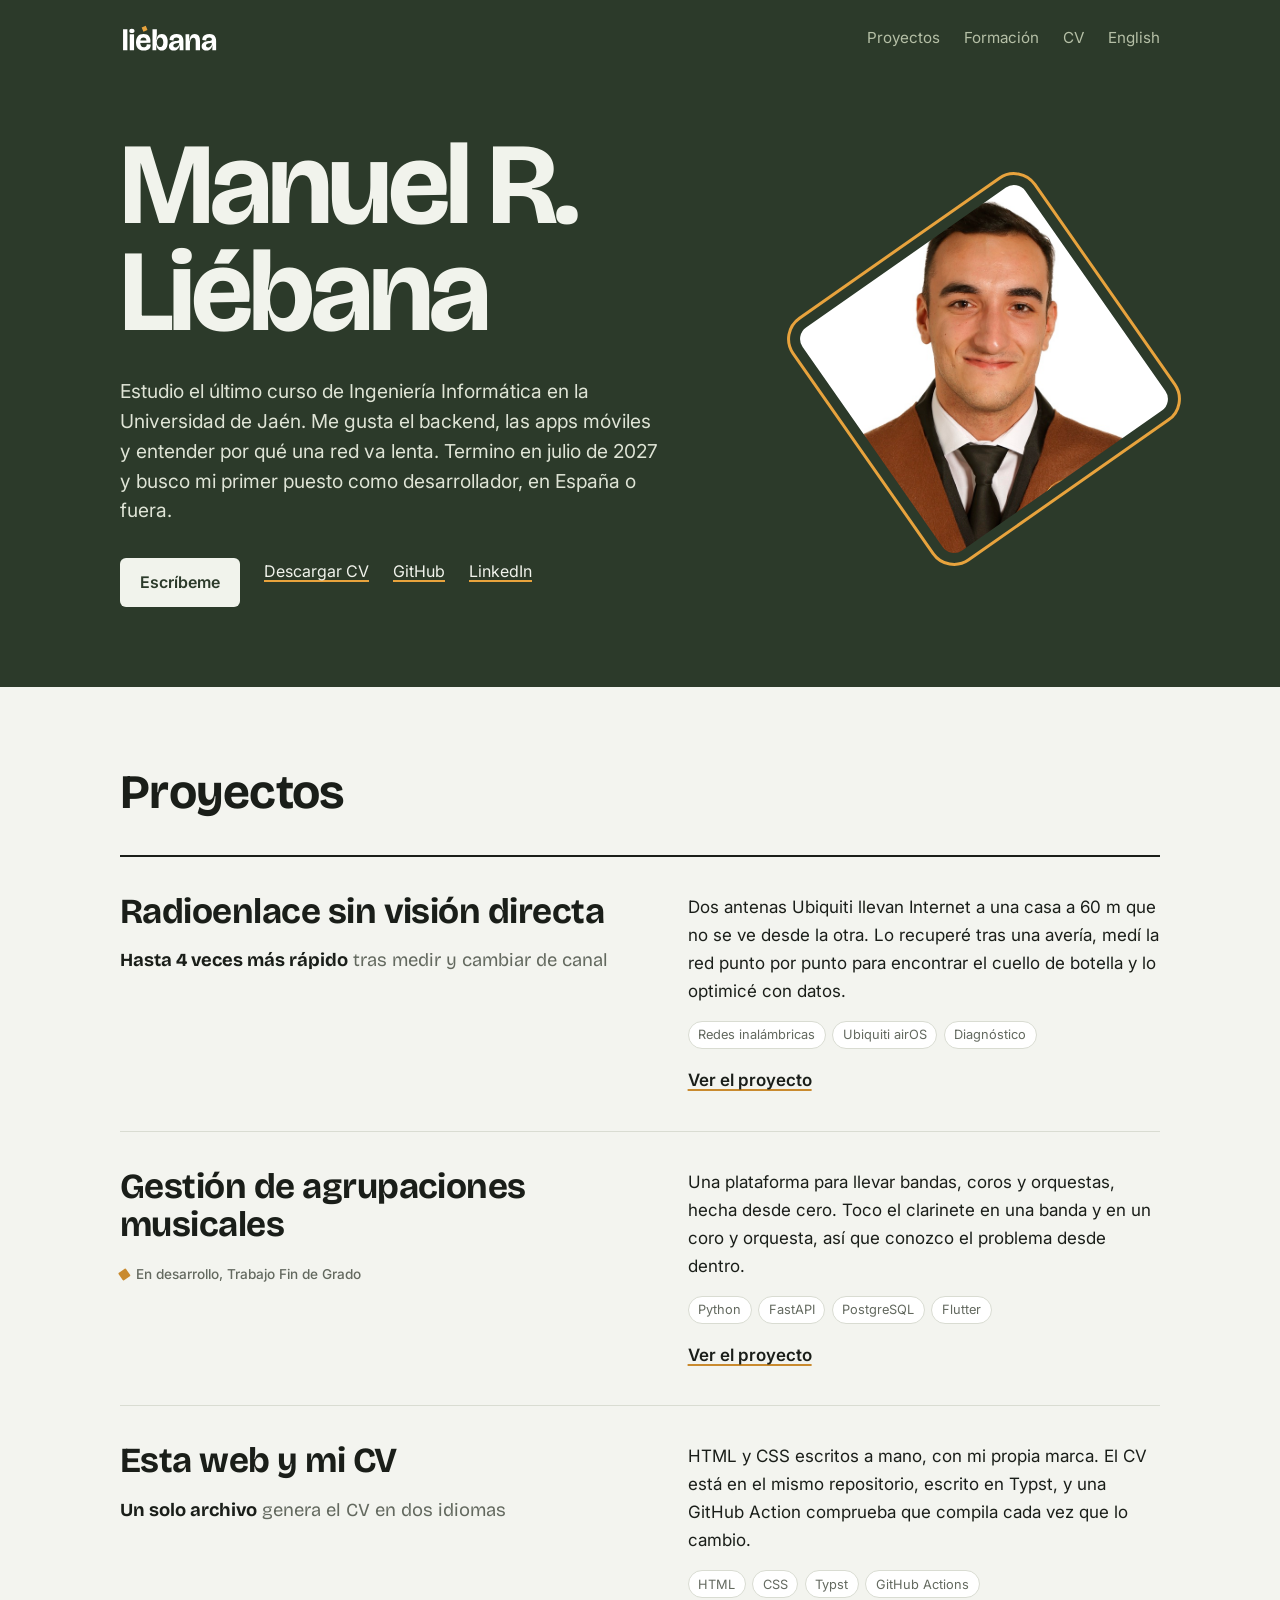
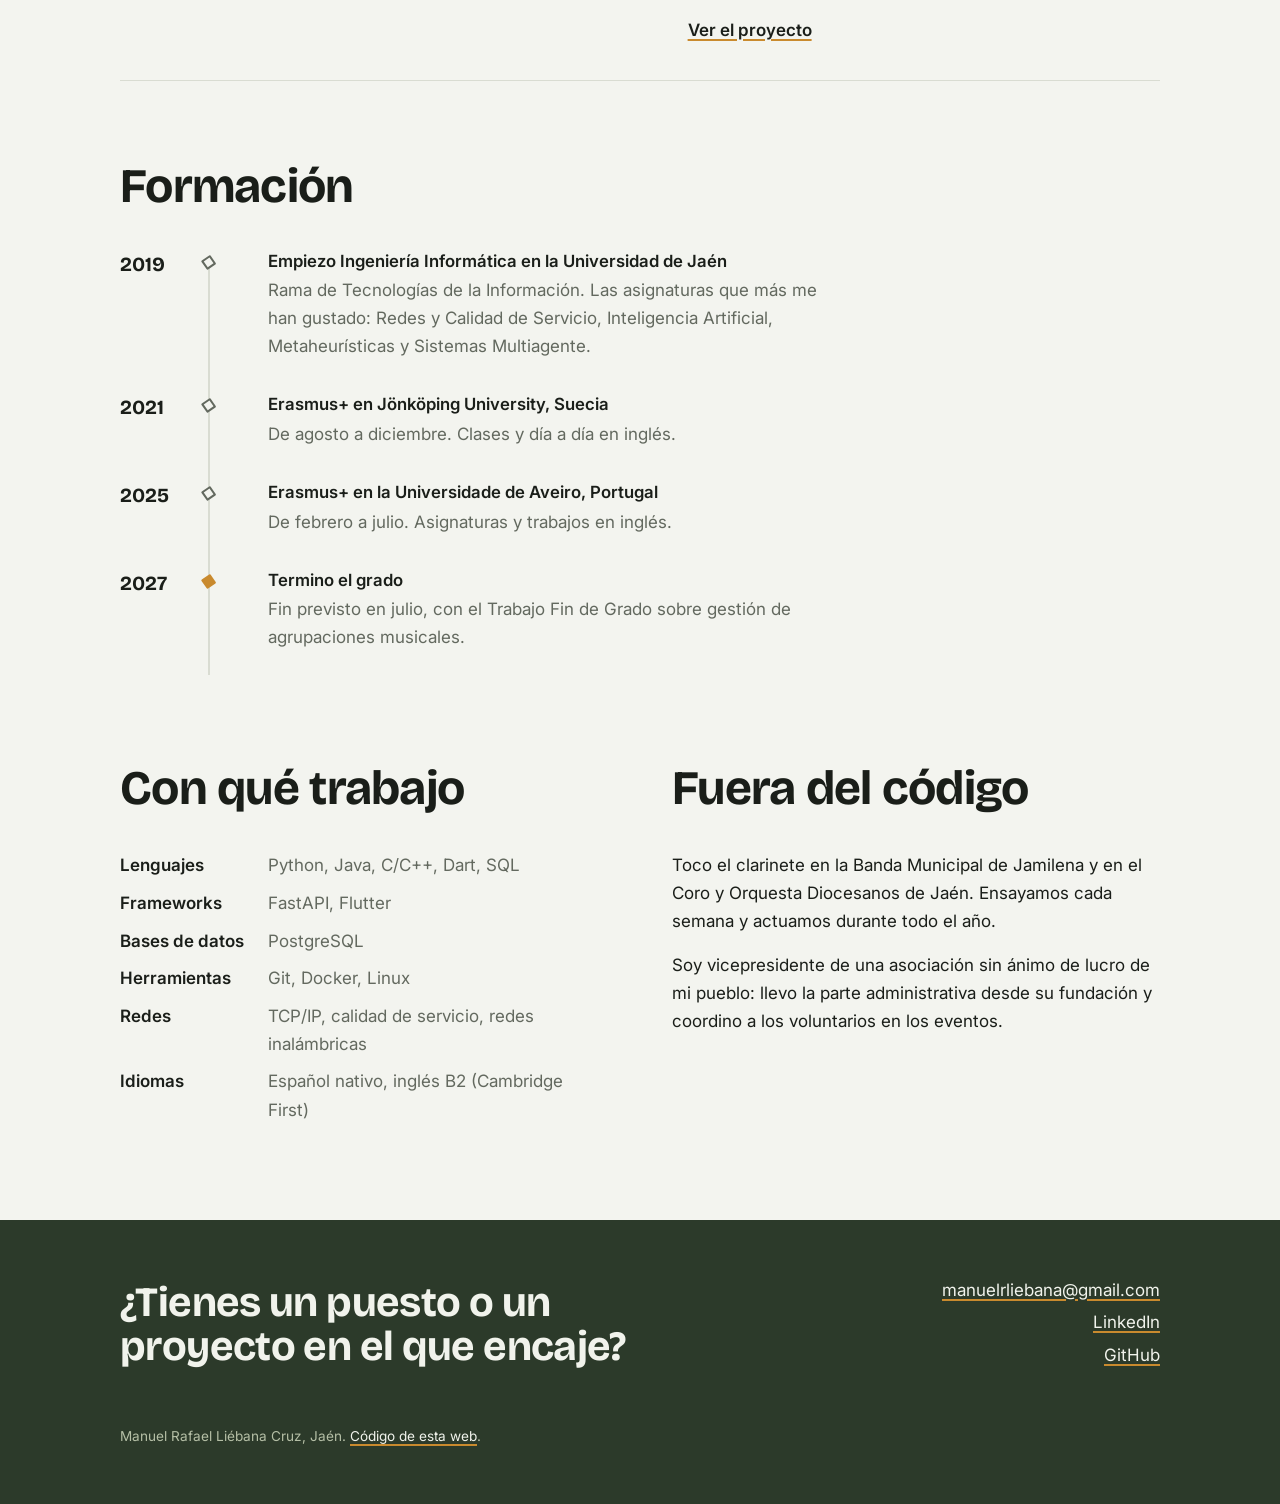
<file: index.html>
<!doctype html>
<html lang="es">
<head>
  <meta charset="utf-8">
  <meta name="viewport" content="width=device-width, initial-scale=1">
  <title>Manuel R. Liébana</title>
  <meta name="description" content="Manuel Rafael Liébana Cruz, estudiante de último curso de Ingeniería Informática en la Universidad de Jaén. Backend, apps móviles y redes.">
  <meta property="og:title" content="Manuel R. Liébana">
  <meta property="og:description" content="Estudiante de último curso de Ingeniería Informática en la Universidad de Jaén. Backend, apps móviles y redes.">
  <meta property="og:type" content="website">
  <meta name="twitter:card" content="summary_large_image">
  <meta property="og:url" content="https://manuelrliebana.github.io/">
  <meta property="og:image" content="https://manuelrliebana.github.io/assets/og-image.png">
  <meta property="og:image:width" content="1200">
  <meta property="og:image:height" content="630">
  <link rel="alternate" hreflang="en" href="https://manuelrliebana.github.io/en/">
  <link rel="icon" href="assets/favicon.ico" sizes="any">
  <link rel="icon" href="assets/favicon.svg" type="image/svg+xml">
  <link rel="apple-touch-icon" href="assets/apple-touch-icon.png">
  <link rel="manifest" href="manifest.webmanifest">
  <meta name="theme-color" content="#2c3a2a">
  <link rel="preconnect" href="https://fonts.googleapis.com">
  <link rel="preconnect" href="https://fonts.gstatic.com" crossorigin>
  <link href="https://fonts.googleapis.com/css2?family=Bricolage+Grotesque:opsz,wght@12..96,600..800&family=Inter:wght@400;500;600&display=swap" rel="stylesheet">
  <link rel="stylesheet" href="assets/style.css">
</head>
<body>
<a class="salto" href="#contenido">Ir al contenido</a>

<header class="oscuro">
  <nav class="nav ancho" aria-label="Principal">
    <a class="logo" href="./" aria-label="Inicio"><img src="assets/logo-oscuro.svg" alt="liebana" width="657" height="185"></a>
    <ul>
      <li><a href="#proyectos">Proyectos</a></li>
      <li><a href="#formacion">Formación</a></li>
      <li><a href="cv/CV_ManuelLiebana_ES.pdf">CV</a></li>
      <li><a href="en/" lang="en" hreflang="en">English</a></li>
    </ul>
  </nav>

  <div class="hero ancho">
    <div>
      <h1><span>Manuel R.</span><span>Liébana</span></h1>
      <p class="lead">
        Estudio el último curso de Ingeniería Informática en la Universidad de Jaén.
        Me gusta el backend, las apps móviles y entender por qué una red va lenta.
        Termino en julio de 2027 y busco mi primer puesto como desarrollador, en España o fuera.
      </p>
      <div class="acciones">
        <a class="boton" href="mailto:manuelrliebana@gmail.com">Escríbeme</a>
        <a href="cv/CV_ManuelLiebana_ES.pdf">Descargar CV</a>
        <a href="https://github.com/manuelrliebana">GitHub</a>
        <a href="https://www.linkedin.com/in/manuelrliebana">LinkedIn</a>
      </div>
    </div>
    <div class="rombo-foto"><img src="assets/foto.jpg" alt="Foto de Manuel" width="860" height="900"></div>
  </div>
</header>

<main id="contenido" class="ancho">

  <section id="proyectos" aria-labelledby="t-proyectos">
    <h2 class="titulo-seccion" id="t-proyectos">Proyectos</h2>
    <ul class="proyectos">

      <li class="proyecto">
        <div>
          <h3><a href="proyectos/enlace-ptp/">Radioenlace sin visión directa</a></h3>
          <p class="dato"><strong>Hasta 4 veces más rápido</strong> tras medir y cambiar de canal</p>
        </div>
        <div>
          <p>Dos antenas Ubiquiti llevan Internet a una casa a 60 m que no se ve desde la otra. Lo recuperé tras una avería, medí la red punto por punto para encontrar el cuello de botella y lo optimicé con datos.</p>
          <ul class="etiquetas"><li>Redes inalámbricas</li><li>Ubiquiti airOS</li><li>Diagnóstico</li></ul>
          <a class="ver" href="proyectos/enlace-ptp/">Ver el proyecto</a>
        </div>
      </li>

      <li class="proyecto">
        <div>
          <h3><a href="proyectos/tfg/">Gestión de agrupaciones musicales</a></h3>
          <p class="dato"><span class="estado">En desarrollo, Trabajo Fin de Grado</span></p>
        </div>
        <div>
          <p>Una plataforma para llevar bandas, coros y orquestas, hecha desde cero. Toco el clarinete en una banda y en un coro y orquesta, así que conozco el problema desde dentro.</p>
          <ul class="etiquetas"><li>Python</li><li>FastAPI</li><li>PostgreSQL</li><li>Flutter</li></ul>
          <a class="ver" href="proyectos/tfg/">Ver el proyecto</a>
        </div>
      </li>

      <li class="proyecto">
        <div>
          <h3><a href="proyectos/esta-web/">Esta web y mi CV</a></h3>
          <p class="dato"><strong>Un solo archivo</strong> genera el CV en dos idiomas</p>
        </div>
        <div>
          <p>HTML y CSS escritos a mano, con mi propia marca. El CV está en el mismo repositorio, escrito en Typst, y una GitHub Action comprueba que compila cada vez que lo cambio.</p>
          <ul class="etiquetas"><li>HTML</li><li>CSS</li><li>Typst</li><li>GitHub Actions</li></ul>
          <a class="ver" href="proyectos/esta-web/">Ver el proyecto</a>
        </div>
      </li>

    </ul>
  </section>

  <section id="formacion" aria-labelledby="t-formacion">
    <h2 class="titulo-seccion" id="t-formacion">Formación</h2>
    <ol class="linea-tiempo">
      <li>
        <span class="anio">2019</span>
        <div>
          <h3>Empiezo Ingeniería Informática en la Universidad de Jaén</h3>
          <p>Rama de Tecnologías de la Información. Las asignaturas que más me han gustado: Redes y Calidad de Servicio, Inteligencia Artificial, Metaheurísticas y Sistemas Multiagente.</p>
        </div>
      </li>
      <li>
        <span class="anio">2021</span>
        <div>
          <h3>Erasmus+ en Jönköping University, Suecia</h3>
          <p>De agosto a diciembre. Clases y día a día en inglés.</p>
        </div>
      </li>
      <li>
        <span class="anio">2025</span>
        <div>
          <h3>Erasmus+ en la Universidade de Aveiro, Portugal</h3>
          <p>De febrero a julio. Asignaturas y trabajos en inglés.</p>
        </div>
      </li>
      <li class="ahora">
        <span class="anio">2027</span>
        <div>
          <h3>Termino el grado</h3>
          <p>Fin previsto en julio, con el Trabajo Fin de Grado sobre gestión de agrupaciones musicales.</p>
        </div>
      </li>
    </ol>
  </section>

  <section aria-label="Habilidades y fuera del código">
    <div class="doble">
      <div>
        <h2 class="titulo-seccion">Con qué trabajo</h2>
        <dl class="habilidades">
          <dt>Lenguajes</dt><dd>Python, Java, C/C++, Dart, SQL</dd>
          <dt>Frameworks</dt><dd>FastAPI, Flutter</dd>
          <dt>Bases de datos</dt><dd>PostgreSQL</dd>
          <dt>Herramientas</dt><dd>Git, Docker, Linux</dd>
          <dt>Redes</dt><dd>TCP/IP, calidad de servicio, redes inalámbricas</dd>
          <dt>Idiomas</dt><dd>Español nativo, inglés B2 (Cambridge First)</dd>
        </dl>
      </div>
      <div>
        <h2 class="titulo-seccion">Fuera del código</h2>
        <p>Toco el clarinete en la Banda Municipal de Jamilena y en el Coro y Orquesta Diocesanos de Jaén. Ensayamos cada semana y actuamos durante todo el año.</p>
        <p>Soy vicepresidente de una asociación sin ánimo de lucro de mi pueblo: llevo la parte administrativa desde su fundación y coordino a los voluntarios en los eventos.</p>
      </div>
    </div>
  </section>

</main>

<footer class="pie">
  <div class="ancho">
    <h2>¿Tienes un puesto o un proyecto en el que encaje?</h2>
    <ul>
      <li><a href="mailto:manuelrliebana@gmail.com">manuelrliebana@gmail.com</a></li>
      <li><a href="https://www.linkedin.com/in/manuelrliebana">LinkedIn</a></li>
      <li><a href="https://github.com/manuelrliebana">GitHub</a></li>
    </ul>
    <p class="firma">Manuel Rafael Liébana Cruz, Jaén. <a href="https://github.com/manuelrliebana/manuelrliebana.github.io">Código de esta web</a>.</p>
  </div>
</footer>
</body>
</html>
</file>
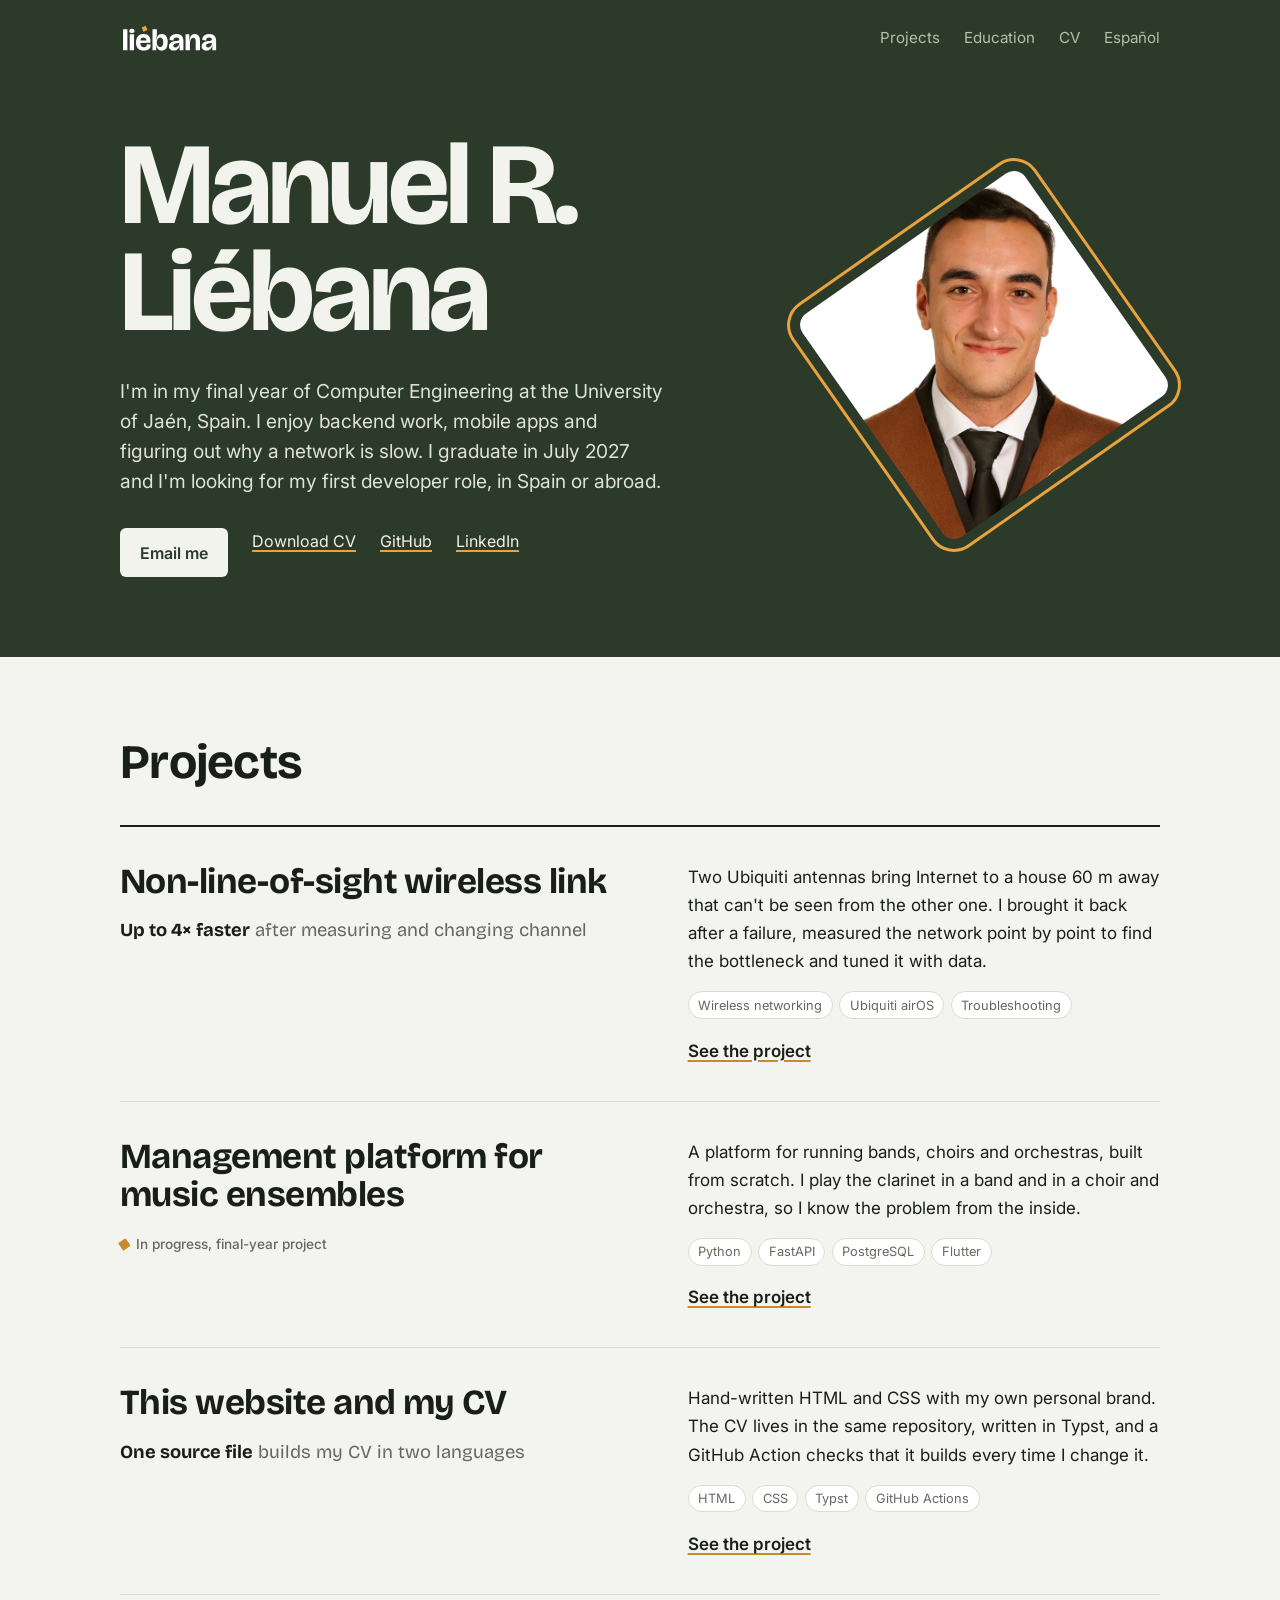
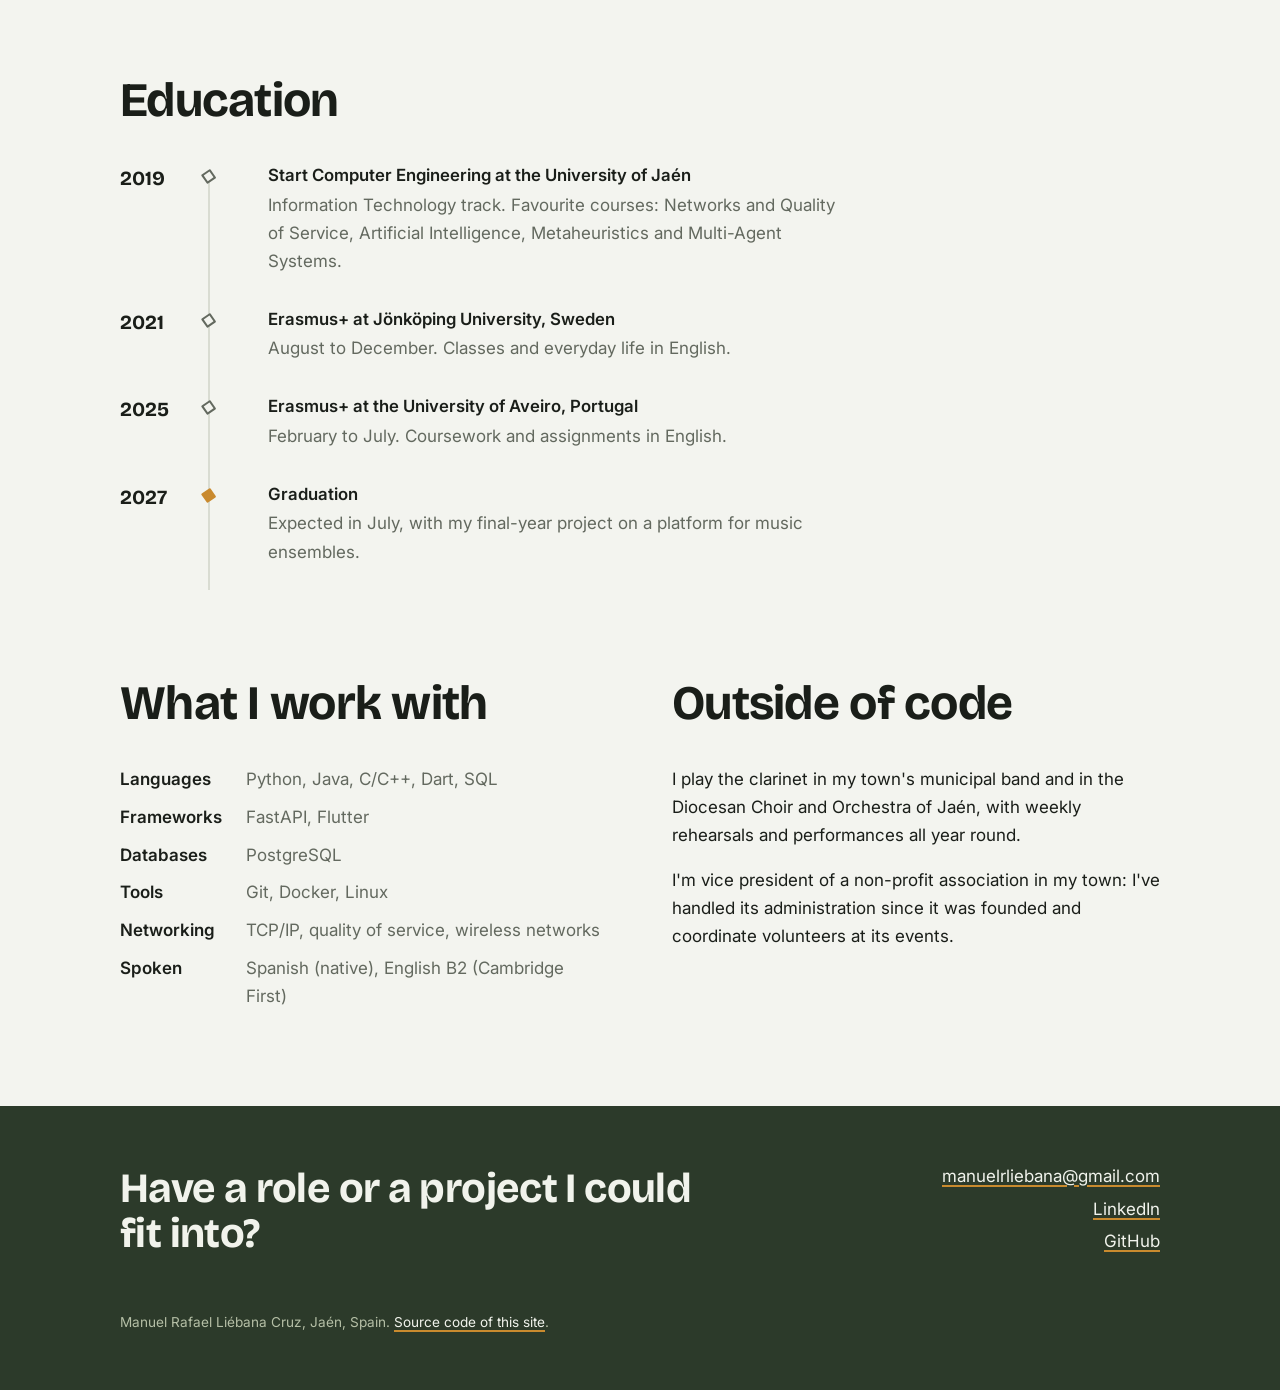
<file: en/index.html>
<!doctype html>
<html lang="en">
<head>
  <meta charset="utf-8">
  <meta name="viewport" content="width=device-width, initial-scale=1">
  <title>Manuel R. Liébana</title>
  <meta name="description" content="Manuel Rafael Liébana Cruz, final-year Computer Engineering student at the University of Jaén, Spain. Backend, mobile apps and networking.">
  <meta property="og:title" content="Manuel R. Liébana">
  <meta property="og:description" content="Final-year Computer Engineering student at the University of Jaén, Spain. Backend, mobile apps and networking.">
  <meta property="og:type" content="website">
  <meta name="twitter:card" content="summary_large_image">
  <meta property="og:url" content="https://manuelrliebana.github.io/en/">
  <meta property="og:image" content="https://manuelrliebana.github.io/assets/og-image.png">
  <meta property="og:image:width" content="1200">
  <meta property="og:image:height" content="630">
  <link rel="alternate" hreflang="es" href="https://manuelrliebana.github.io/">
  <link rel="icon" href="../assets/favicon.ico" sizes="any">
  <link rel="icon" href="../assets/favicon.svg" type="image/svg+xml">
  <link rel="apple-touch-icon" href="../assets/apple-touch-icon.png">
  <link rel="manifest" href="../manifest.webmanifest">
  <meta name="theme-color" content="#2c3a2a">
  <link rel="preconnect" href="https://fonts.googleapis.com">
  <link rel="preconnect" href="https://fonts.gstatic.com" crossorigin>
  <link href="https://fonts.googleapis.com/css2?family=Bricolage+Grotesque:opsz,wght@12..96,600..800&family=Inter:wght@400;500;600&display=swap" rel="stylesheet">
  <link rel="stylesheet" href="../assets/style.css">
</head>
<body>
<a class="salto" href="#contenido">Skip to content</a>

<header class="oscuro">
  <nav class="nav ancho" aria-label="Main">
    <a class="logo" href="./" aria-label="Home"><img src="../assets/logo-oscuro.svg" alt="liebana" width="657" height="185"></a>
    <ul>
      <li><a href="#projects">Projects</a></li>
      <li><a href="#education">Education</a></li>
      <li><a href="../cv/CV_ManuelLiebana_EN.pdf">CV</a></li>
      <li><a href="../" lang="es" hreflang="es">Español</a></li>
    </ul>
  </nav>

  <div class="hero ancho">
    <div>
      <h1><span>Manuel R.</span><span>Liébana</span></h1>
      <p class="lead">
        I'm in my final year of Computer Engineering at the University of Jaén, Spain.
        I enjoy backend work, mobile apps and figuring out why a network is slow.
        I graduate in July 2027 and I'm looking for my first developer role, in Spain or abroad.
      </p>
      <div class="acciones">
        <a class="boton" href="mailto:manuelrliebana@gmail.com">Email me</a>
        <a href="../cv/CV_ManuelLiebana_EN.pdf">Download CV</a>
        <a href="https://github.com/manuelrliebana">GitHub</a>
        <a href="https://www.linkedin.com/in/manuelrliebana">LinkedIn</a>
      </div>
    </div>
    <div class="rombo-foto"><img src="../assets/foto.jpg" alt="Photo of Manuel" width="860" height="900"></div>
  </div>
</header>

<main id="contenido" class="ancho">

  <section id="projects" aria-labelledby="t-proyectos">
    <h2 class="titulo-seccion" id="t-proyectos">Projects</h2>
    <ul class="proyectos">

      <li class="proyecto">
        <div>
          <h3><a href="projects/ptp-link/">Non-line-of-sight wireless link</a></h3>
          <p class="dato"><strong>Up to 4× faster</strong> after measuring and changing channel</p>
        </div>
        <div>
          <p>Two Ubiquiti antennas bring Internet to a house 60 m away that can't be seen from the other one. I brought it back after a failure, measured the network point by point to find the bottleneck and tuned it with data.</p>
          <ul class="etiquetas"><li>Wireless networking</li><li>Ubiquiti airOS</li><li>Troubleshooting</li></ul>
          <a class="ver" href="projects/ptp-link/">See the project</a>
        </div>
      </li>

      <li class="proyecto">
        <div>
          <h3><a href="projects/tfg/">Management platform for music ensembles</a></h3>
          <p class="dato"><span class="estado">In progress, final-year project</span></p>
        </div>
        <div>
          <p>A platform for running bands, choirs and orchestras, built from scratch. I play the clarinet in a band and in a choir and orchestra, so I know the problem from the inside.</p>
          <ul class="etiquetas"><li>Python</li><li>FastAPI</li><li>PostgreSQL</li><li>Flutter</li></ul>
          <a class="ver" href="projects/tfg/">See the project</a>
        </div>
      </li>

      <li class="proyecto">
        <div>
          <h3><a href="projects/this-website/">This website and my CV</a></h3>
          <p class="dato"><strong>One source file</strong> builds my CV in two languages</p>
        </div>
        <div>
          <p>Hand-written HTML and CSS with my own personal brand. The CV lives in the same repository, written in Typst, and a GitHub Action checks that it builds every time I change it.</p>
          <ul class="etiquetas"><li>HTML</li><li>CSS</li><li>Typst</li><li>GitHub Actions</li></ul>
          <a class="ver" href="projects/this-website/">See the project</a>
        </div>
      </li>

    </ul>
  </section>

  <section id="education" aria-labelledby="t-formacion">
    <h2 class="titulo-seccion" id="t-formacion">Education</h2>
    <ol class="linea-tiempo">
      <li>
        <span class="anio">2019</span>
        <div>
          <h3>Start Computer Engineering at the University of Jaén</h3>
          <p>Information Technology track. Favourite courses: Networks and Quality of Service, Artificial Intelligence, Metaheuristics and Multi-Agent Systems.</p>
        </div>
      </li>
      <li>
        <span class="anio">2021</span>
        <div>
          <h3>Erasmus+ at Jönköping University, Sweden</h3>
          <p>August to December. Classes and everyday life in English.</p>
        </div>
      </li>
      <li>
        <span class="anio">2025</span>
        <div>
          <h3>Erasmus+ at the University of Aveiro, Portugal</h3>
          <p>February to July. Coursework and assignments in English.</p>
        </div>
      </li>
      <li class="ahora">
        <span class="anio">2027</span>
        <div>
          <h3>Graduation</h3>
          <p>Expected in July, with my final-year project on a platform for music ensembles.</p>
        </div>
      </li>
    </ol>
  </section>

  <section aria-label="Skills and life outside code">
    <div class="doble">
      <div>
        <h2 class="titulo-seccion">What I work with</h2>
        <dl class="habilidades">
          <dt>Languages</dt><dd>Python, Java, C/C++, Dart, SQL</dd>
          <dt>Frameworks</dt><dd>FastAPI, Flutter</dd>
          <dt>Databases</dt><dd>PostgreSQL</dd>
          <dt>Tools</dt><dd>Git, Docker, Linux</dd>
          <dt>Networking</dt><dd>TCP/IP, quality of service, wireless networks</dd>
          <dt>Spoken</dt><dd>Spanish (native), English B2 (Cambridge First)</dd>
        </dl>
      </div>
      <div>
        <h2 class="titulo-seccion">Outside of code</h2>
        <p>I play the clarinet in my town's municipal band and in the Diocesan Choir and Orchestra of Jaén, with weekly rehearsals and performances all year round.</p>
        <p>I'm vice president of a non-profit association in my town: I've handled its administration since it was founded and coordinate volunteers at its events.</p>
      </div>
    </div>
  </section>

</main>

<footer class="pie">
  <div class="ancho">
    <h2>Have a role or a project I could fit into?</h2>
    <ul>
      <li><a href="mailto:manuelrliebana@gmail.com">manuelrliebana@gmail.com</a></li>
      <li><a href="https://www.linkedin.com/in/manuelrliebana">LinkedIn</a></li>
      <li><a href="https://github.com/manuelrliebana">GitHub</a></li>
    </ul>
    <p class="firma">Manuel Rafael Liébana Cruz, Jaén, Spain. <a href="https://github.com/manuelrliebana/manuelrliebana.github.io">Source code of this site</a>.</p>
  </div>
</footer>
</body>
</html>
</file>
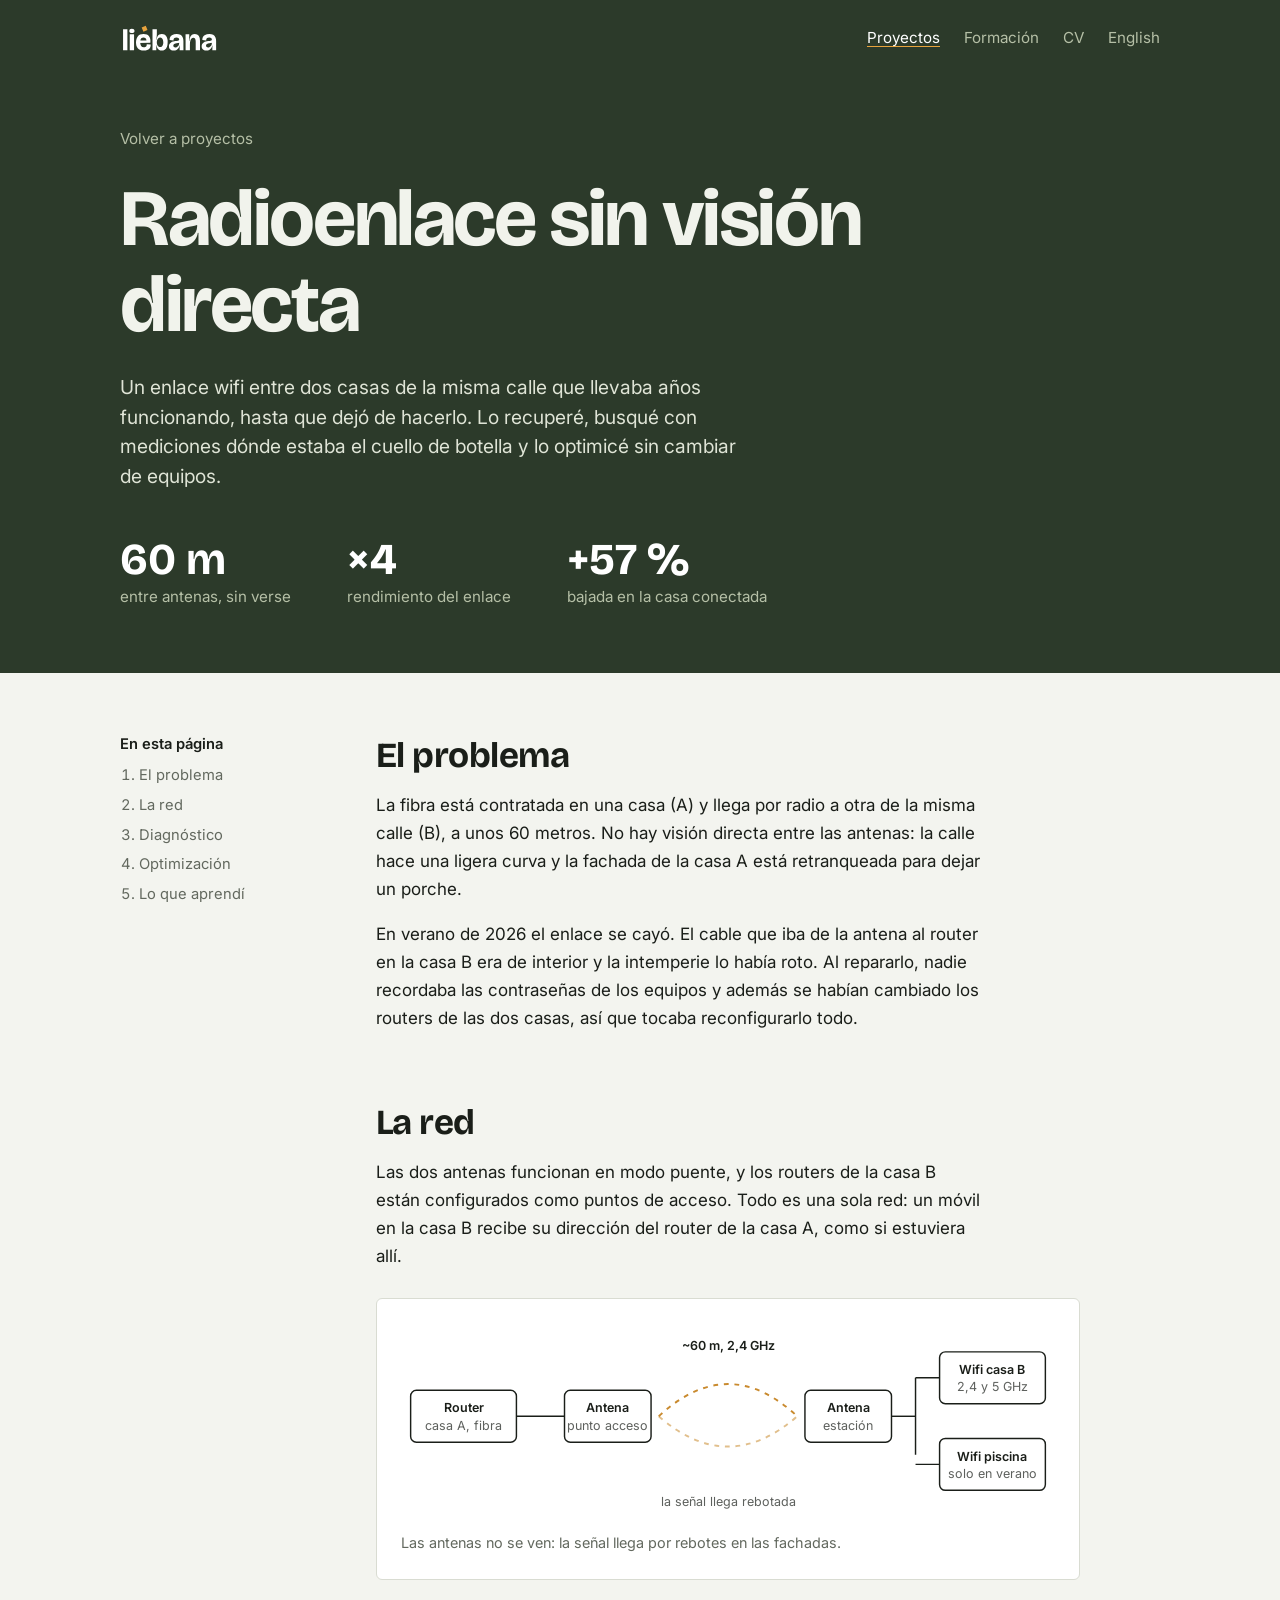
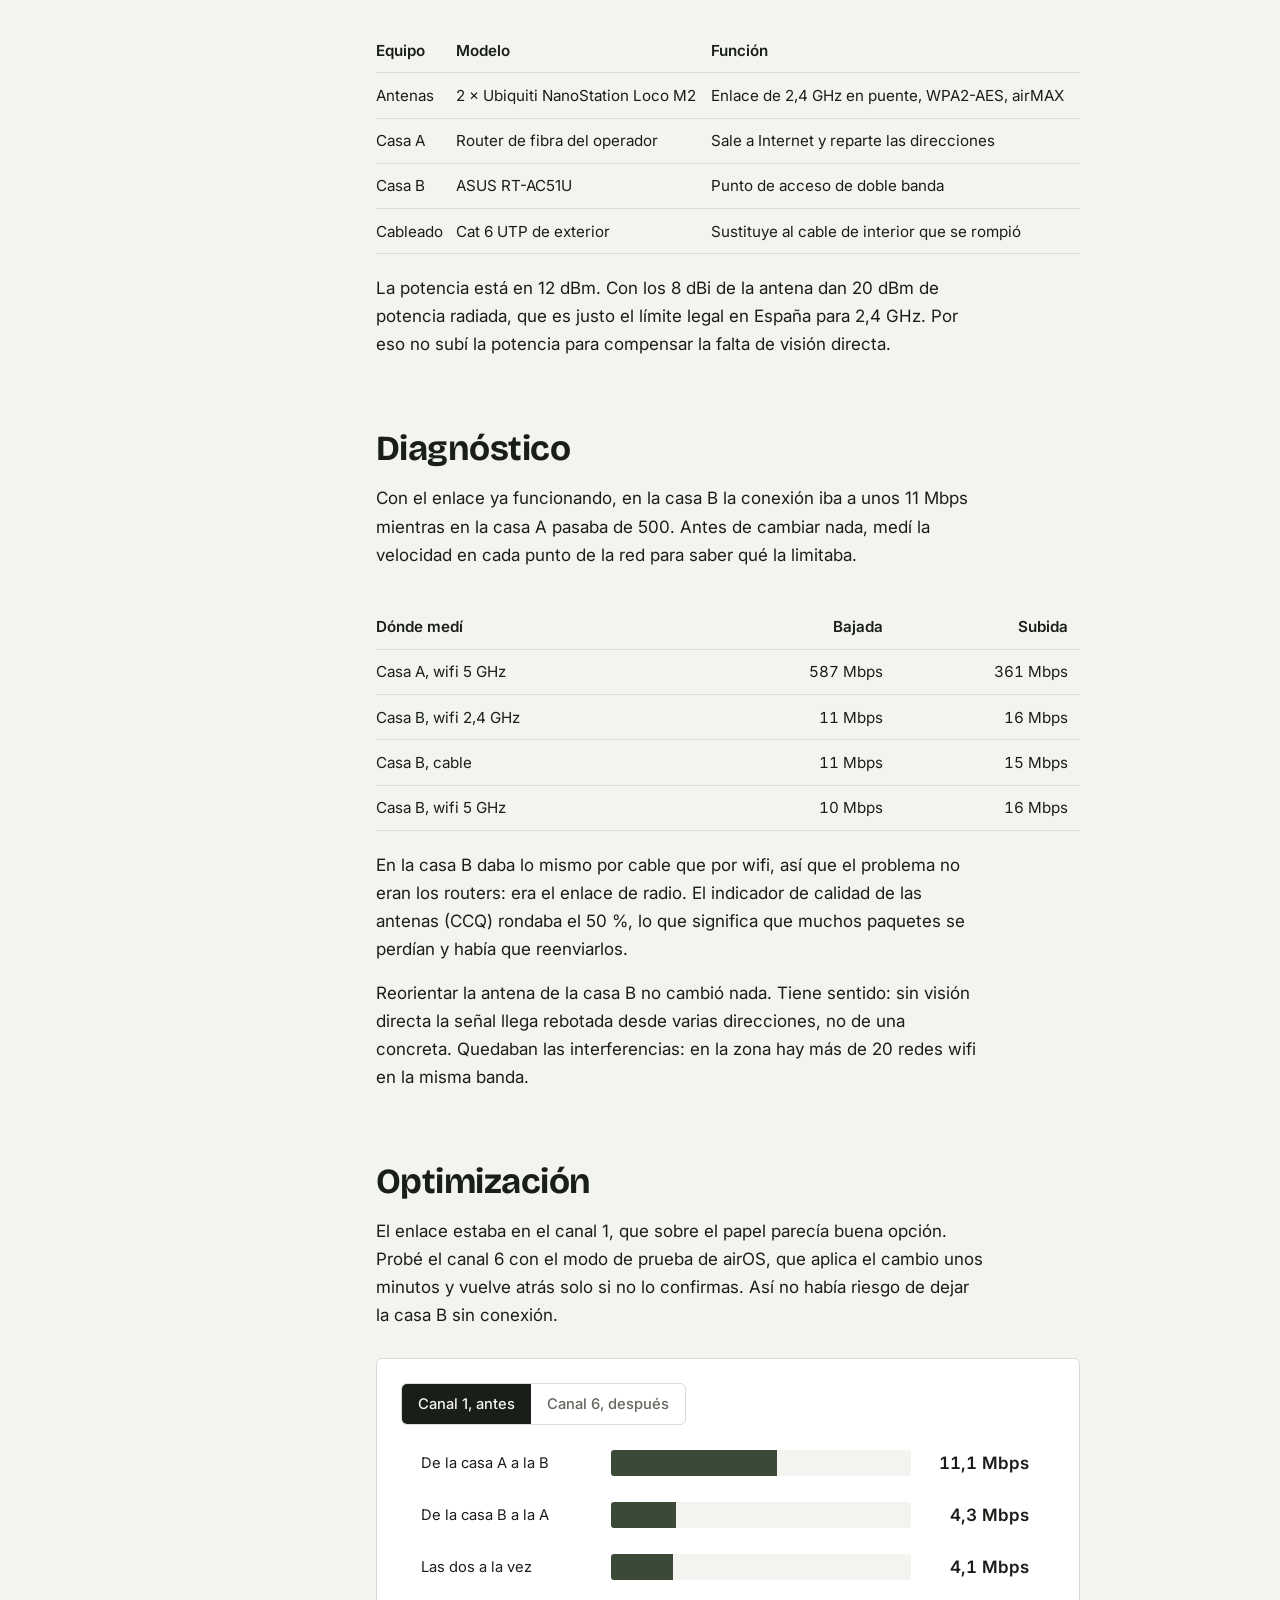
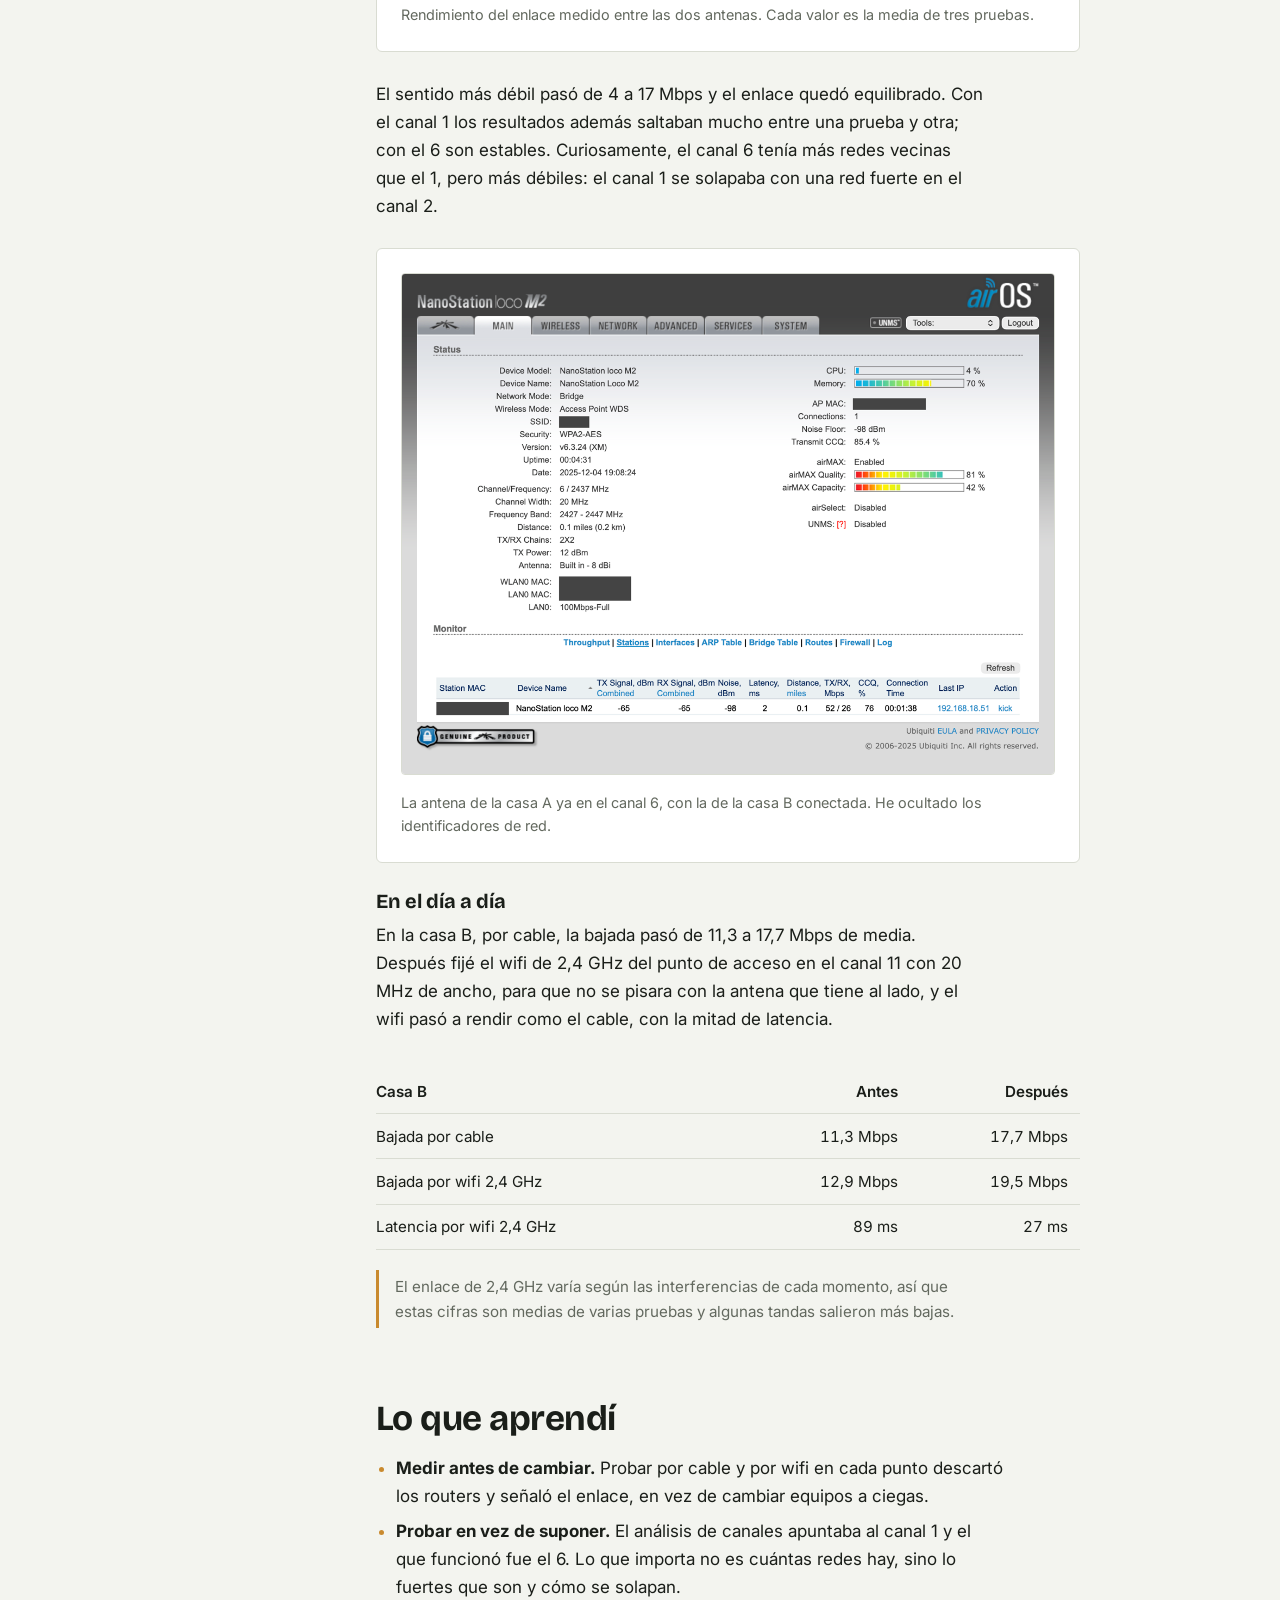
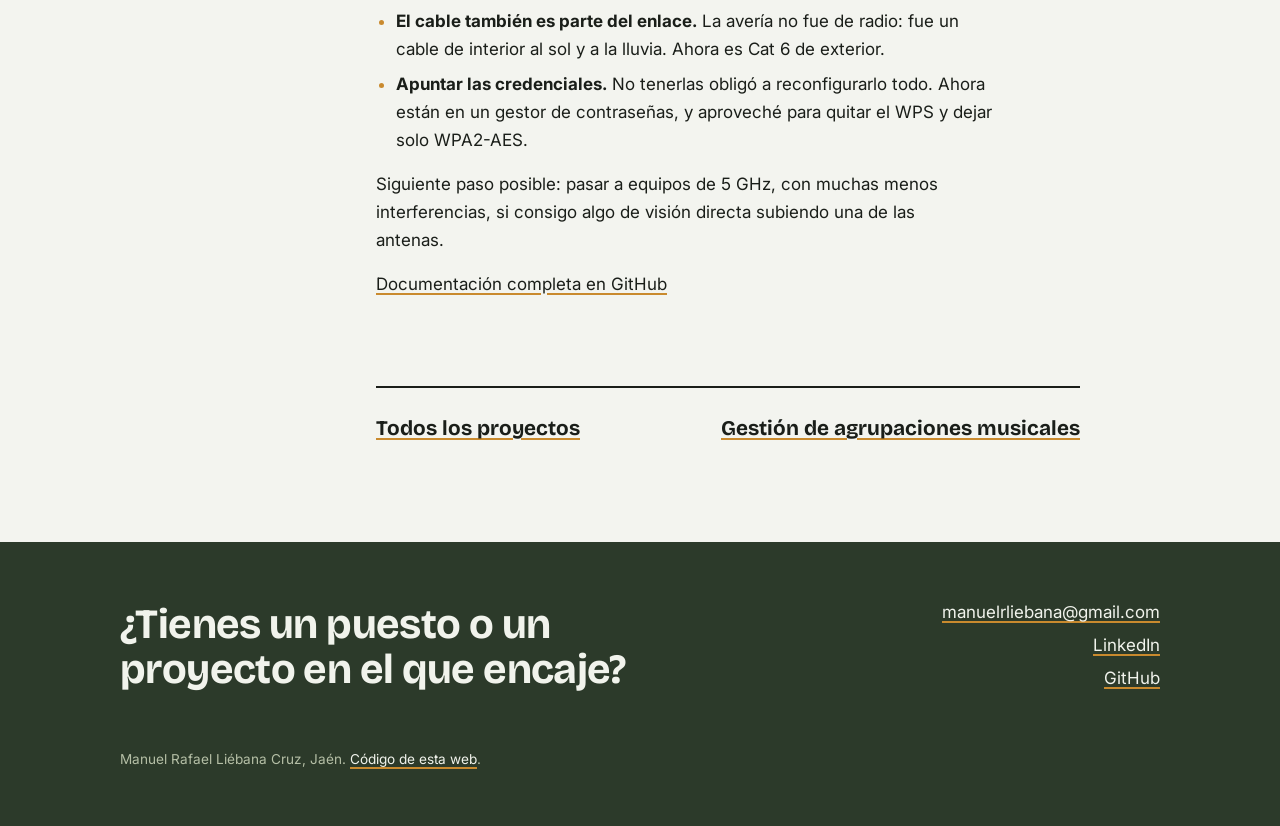
<file: proyectos/enlace-ptp/index.html>
<!doctype html>
<html lang="es">
<head>
  <meta charset="utf-8">
  <meta name="viewport" content="width=device-width, initial-scale=1">
  <title>Radioenlace sin visión directa · Manuel R. Liébana</title>
  <meta name="description" content="Cómo recuperé, diagnostiqué y optimicé un radioenlace wifi de 2,4 GHz sin visión directa entre dos casas.">
  <meta property="og:title" content="Radioenlace sin visión directa">
  <meta property="og:description" content="Recuperación, diagnóstico y optimización de un enlace wifi de 2,4 GHz entre dos casas.">
  <meta property="og:image" content="https://manuelrliebana.github.io/assets/og-image.png">
  <link rel="alternate" hreflang="en" href="https://manuelrliebana.github.io/en/projects/ptp-link/">
  <link rel="icon" href="../../assets/favicon.ico" sizes="any">
  <link rel="icon" href="../../assets/favicon.svg" type="image/svg+xml">
  <link rel="apple-touch-icon" href="../../assets/apple-touch-icon.png">
  <meta name="theme-color" content="#2c3a2a">
  <link rel="preconnect" href="https://fonts.googleapis.com">
  <link rel="preconnect" href="https://fonts.gstatic.com" crossorigin>
  <link href="https://fonts.googleapis.com/css2?family=Bricolage+Grotesque:opsz,wght@12..96,600..800&family=Inter:wght@400;500;600&display=swap" rel="stylesheet">
  <link rel="stylesheet" href="../../assets/style.css">
</head>
<body>
<a class="salto" href="#contenido">Ir al contenido</a>

<header class="oscuro">
  <nav class="nav ancho" aria-label="Principal">
    <a class="logo" href="../../" aria-label="Inicio"><img src="../../assets/logo-oscuro.svg" alt="liebana" width="657" height="185"></a>
    <ul>
      <li><a href="../../#proyectos" aria-current="page">Proyectos</a></li>
      <li><a href="../../#formacion">Formación</a></li>
      <li><a href="../../cv/CV_ManuelLiebana_ES.pdf">CV</a></li>
      <li><a href="../../en/projects/ptp-link/" lang="en" hreflang="en">English</a></li>
    </ul>
  </nav>

  <div class="cabecera-proyecto ancho">
    <a class="volver" href="../../#proyectos">Volver a proyectos</a>
    <h1>Radioenlace sin visión directa</h1>
    <p class="lead">
      Un enlace wifi entre dos casas de la misma calle que llevaba años funcionando, hasta que dejó de hacerlo.
      Lo recuperé, busqué con mediciones dónde estaba el cuello de botella y lo optimicé sin cambiar de equipos.
    </p>
    <ul class="cifras">
      <li><strong>60 m</strong><span>entre antenas, sin verse</span></li>
      <li><strong>×4</strong><span>rendimiento del enlace</span></li>
      <li><strong>+57 %</strong><span>bajada en la casa conectada</span></li>
    </ul>
  </div>
</header>

<main id="contenido" class="ancho">
  <div class="articulo">
    <nav class="indice" aria-labelledby="t-indice">
      <h2 id="t-indice">En esta página</h2>
      <ol>
        <li><a href="#problema">El problema</a></li>
        <li><a href="#red">La red</a></li>
        <li><a href="#diagnostico">Diagnóstico</a></li>
        <li><a href="#optimizacion">Optimización</a></li>
        <li><a href="#aprendido">Lo que aprendí</a></li>
      </ol>
    </nav>

    <div class="cuerpo">

      <section id="problema">
        <h2>El problema</h2>
        <p>La fibra está contratada en una casa (A) y llega por radio a otra de la misma calle (B), a unos 60 metros. No hay visión directa entre las antenas: la calle hace una ligera curva y la fachada de la casa A está retranqueada para dejar un porche.</p>
        <p>En verano de 2026 el enlace se cayó. El cable que iba de la antena al router en la casa B era de interior y la intemperie lo había roto. Al repararlo, nadie recordaba las contraseñas de los equipos y además se habían cambiado los routers de las dos casas, así que tocaba reconfigurarlo todo.</p>
      </section>

      <section id="red">
        <h2>La red</h2>
        <p>Las dos antenas funcionan en modo puente, y los routers de la casa B están configurados como puntos de acceso. Todo es una sola red: un móvil en la casa B recibe su dirección del router de la casa A, como si estuviera allí.</p>

        <figure class="figura">
          <svg viewBox="0 0 680 200" role="img" aria-labelledby="t-esquema">
            <title id="t-esquema">Esquema: router de la casa A, antena, enlace de radio de unos 60 m sin visión directa, antena, punto de acceso de la casa B y punto de acceso de la piscina.</title>
            <g fill="none" stroke="currentColor" stroke-width="1.5">
              <rect x="10" y="70" width="110" height="54" rx="6"/>
              <rect x="170" y="70" width="90" height="54" rx="6"/>
              <rect x="420" y="70" width="90" height="54" rx="6"/>
              <rect x="560" y="30" width="110" height="54" rx="6"/>
              <rect x="560" y="120" width="110" height="54" rx="6"/>
              <line x1="120" y1="97" x2="170" y2="97"/>
              <line x1="510" y1="97" x2="535" y2="97"/>
              <path d="M535 57 V137 M535 57 H560 M535 147 H560"/>
              <path d="M268 97 Q 340 30 412 97" stroke="#c98a2e" stroke-width="2" stroke-dasharray="5 6"/>
              <path d="M268 97 Q 340 160 412 97" stroke="#c98a2e" stroke-width="2" stroke-dasharray="5 6" opacity=".55"/>
            </g>
            <g fill="currentColor" font-family="Inter, sans-serif" font-size="13" text-anchor="middle">
              <text x="65" y="93" font-weight="600">Router</text>
              <text x="65" y="111" opacity=".7">casa A, fibra</text>
              <text x="215" y="93" font-weight="600">Antena</text>
              <text x="215" y="111" opacity=".7">punto acceso</text>
              <text x="465" y="93" font-weight="600">Antena</text>
              <text x="465" y="111" opacity=".7">estación</text>
              <text x="615" y="53" font-weight="600">Wifi casa B</text>
              <text x="615" y="71" opacity=".7">2,4 y 5 GHz</text>
              <text x="615" y="143" font-weight="600">Wifi piscina</text>
              <text x="615" y="161" opacity=".7">solo en verano</text>
              <text x="340" y="28" font-weight="600">~60 m, 2,4 GHz</text>
              <text x="340" y="190" opacity=".7">la señal llega rebotada</text>
            </g>
          </svg>
          <figcaption>Las antenas no se ven: la señal llega por rebotes en las fachadas.</figcaption>
        </figure>

        <div class="tabla">
          <table>
            <thead><tr><th>Equipo</th><th>Modelo</th><th>Función</th></tr></thead>
            <tbody>
              <tr><td>Antenas</td><td>2 × Ubiquiti NanoStation Loco M2</td><td>Enlace de 2,4 GHz en puente, WPA2-AES, airMAX</td></tr>
              <tr><td>Casa A</td><td>Router de fibra del operador</td><td>Sale a Internet y reparte las direcciones</td></tr>
              <tr><td>Casa B</td><td>ASUS RT-AC51U</td><td>Punto de acceso de doble banda</td></tr>
              <tr><td>Cableado</td><td>Cat 6 UTP de exterior</td><td>Sustituye al cable de interior que se rompió</td></tr>
            </tbody>
          </table>
        </div>
        <p>La potencia está en 12 dBm. Con los 8 dBi de la antena dan 20 dBm de potencia radiada, que es justo el límite legal en España para 2,4 GHz. Por eso no subí la potencia para compensar la falta de visión directa.</p>
      </section>

      <section id="diagnostico">
        <h2>Diagnóstico</h2>
        <p>Con el enlace ya funcionando, en la casa B la conexión iba a unos 11 Mbps mientras en la casa A pasaba de 500. Antes de cambiar nada, medí la velocidad en cada punto de la red para saber qué la limitaba.</p>
        <div class="tabla">
          <table>
            <thead><tr><th>Dónde medí</th><th class="num">Bajada</th><th class="num">Subida</th></tr></thead>
            <tbody>
              <tr><td>Casa A, wifi 5 GHz</td><td class="num">587 Mbps</td><td class="num">361 Mbps</td></tr>
              <tr><td>Casa B, wifi 2,4 GHz</td><td class="num">11 Mbps</td><td class="num">16 Mbps</td></tr>
              <tr><td>Casa B, cable</td><td class="num">11 Mbps</td><td class="num">15 Mbps</td></tr>
              <tr><td>Casa B, wifi 5 GHz</td><td class="num">10 Mbps</td><td class="num">16 Mbps</td></tr>
            </tbody>
          </table>
        </div>
        <p>En la casa B daba lo mismo por cable que por wifi, así que el problema no eran los routers: era el enlace de radio. El indicador de calidad de las antenas (CCQ) rondaba el 50 %, lo que significa que muchos paquetes se perdían y había que reenviarlos.</p>
        <p>Reorientar la antena de la casa B no cambió nada. Tiene sentido: sin visión directa la señal llega rebotada desde varias direcciones, no de una concreta. Quedaban las interferencias: en la zona hay más de 20 redes wifi en la misma banda.</p>
      </section>

      <section id="optimizacion">
        <h2>Optimización</h2>
        <p>El enlace estaba en el canal 1, que sobre el papel parecía buena opción. Probé el canal 6 con el modo de prueba de airOS, que aplica el cambio unos minutos y vuelve atrás solo si no lo confirmas. Así no había riesgo de dejar la casa B sin conexión.</p>

        <figure class="figura grafica" data-max="20" data-canal="6">
          <div class="grafica-controles" role="group" aria-label="Canal" hidden>
            <button type="button" data-ver="1" aria-pressed="false">Canal 1, antes</button>
            <button type="button" data-ver="6" aria-pressed="true">Canal 6, después</button>
          </div>
          <ul class="barras">
            <li class="barra" data-c1="11.1" data-c6="18.4"><span class="etq">De la casa A a la B</span><span class="pista"><span class="relleno" style="--v:92%"></span></span><span class="valor">18,4 Mbps</span></li>
            <li class="barra" data-c1="4.3" data-c6="17"><span class="etq">De la casa B a la A</span><span class="pista"><span class="relleno" style="--v:85%"></span></span><span class="valor">17 Mbps</span></li>
            <li class="barra" data-c1="4.1" data-c6="18.2"><span class="etq">Las dos a la vez</span><span class="pista"><span class="relleno" style="--v:91%"></span></span><span class="valor">18,2 Mbps</span></li>
          </ul>
          <figcaption>Rendimiento del enlace medido entre las dos antenas. Cada valor es la media de tres pruebas.</figcaption>
        </figure>

        <p>El sentido más débil pasó de 4 a 17 Mbps y el enlace quedó equilibrado. Con el canal 1 los resultados además saltaban mucho entre una prueba y otra; con el 6 son estables. Curiosamente, el canal 6 tenía más redes vecinas que el 1, pero más débiles: el canal 1 se solapaba con una red fuerte en el canal 2.</p>

        <figure class="figura captura">
          <img src="../../assets/airos-canal6.png" alt="Panel de airOS de la antena de la casa A en el canal 6, con la antena de la casa B conectada" width="1200" height="919" loading="lazy">
          <figcaption>La antena de la casa A ya en el canal 6, con la de la casa B conectada. He ocultado los identificadores de red.</figcaption>
        </figure>

        <h3>En el día a día</h3>
        <p>En la casa B, por cable, la bajada pasó de 11,3 a 17,7 Mbps de media. Después fijé el wifi de 2,4 GHz del punto de acceso en el canal 11 con 20 MHz de ancho, para que no se pisara con la antena que tiene al lado, y el wifi pasó a rendir como el cable, con la mitad de latencia.</p>
        <div class="tabla">
          <table>
            <thead><tr><th>Casa B</th><th class="num">Antes</th><th class="num">Después</th></tr></thead>
            <tbody>
              <tr><td>Bajada por cable</td><td class="num">11,3 Mbps</td><td class="num">17,7 Mbps</td></tr>
              <tr><td>Bajada por wifi 2,4 GHz</td><td class="num">12,9 Mbps</td><td class="num">19,5 Mbps</td></tr>
              <tr><td>Latencia por wifi 2,4 GHz</td><td class="num">89 ms</td><td class="num">27 ms</td></tr>
            </tbody>
          </table>
        </div>
        <p class="nota">El enlace de 2,4 GHz varía según las interferencias de cada momento, así que estas cifras son medias de varias pruebas y algunas tandas salieron más bajas.</p>
      </section>

      <section id="aprendido">
        <h2>Lo que aprendí</h2>
        <ul>
          <li><strong>Medir antes de cambiar.</strong> Probar por cable y por wifi en cada punto descartó los routers y señaló el enlace, en vez de cambiar equipos a ciegas.</li>
          <li><strong>Probar en vez de suponer.</strong> El análisis de canales apuntaba al canal 1 y el que funcionó fue el 6. Lo que importa no es cuántas redes hay, sino lo fuertes que son y cómo se solapan.</li>
          <li><strong>El cable también es parte del enlace.</strong> La avería no fue de radio: fue un cable de interior al sol y a la lluvia. Ahora es Cat 6 de exterior.</li>
          <li><strong>Apuntar las credenciales.</strong> No tenerlas obligó a reconfigurarlo todo. Ahora están en un gestor de contraseñas, y aproveché para quitar el WPS y dejar solo WPA2-AES.</li>
        </ul>
        <p>Siguiente paso posible: pasar a equipos de 5 GHz, con muchas menos interferencias, si consigo algo de visión directa subiendo una de las antenas.</p>
        <p><a href="https://github.com/manuelrliebana/enlace-ptp">Documentación completa en GitHub</a></p>
      </section>

      <div class="siguiente">
        <a href="../../#proyectos">Todos los proyectos</a>
        <a href="../tfg/">Gestión de agrupaciones musicales</a>
      </div>
    </div>
  </div>
</main>

<footer class="pie">
  <div class="ancho">
    <h2>¿Tienes un puesto o un proyecto en el que encaje?</h2>
    <ul>
      <li><a href="mailto:manuelrliebana@gmail.com">manuelrliebana@gmail.com</a></li>
      <li><a href="https://www.linkedin.com/in/manuelrliebana">LinkedIn</a></li>
      <li><a href="https://github.com/manuelrliebana">GitHub</a></li>
    </ul>
    <p class="firma">Manuel Rafael Liébana Cruz, Jaén. <a href="https://github.com/manuelrliebana/manuelrliebana.github.io">Código de esta web</a>.</p>
  </div>
</footer>
<script src="../../assets/grafica.js"></script>
</body>
</html>
</file>
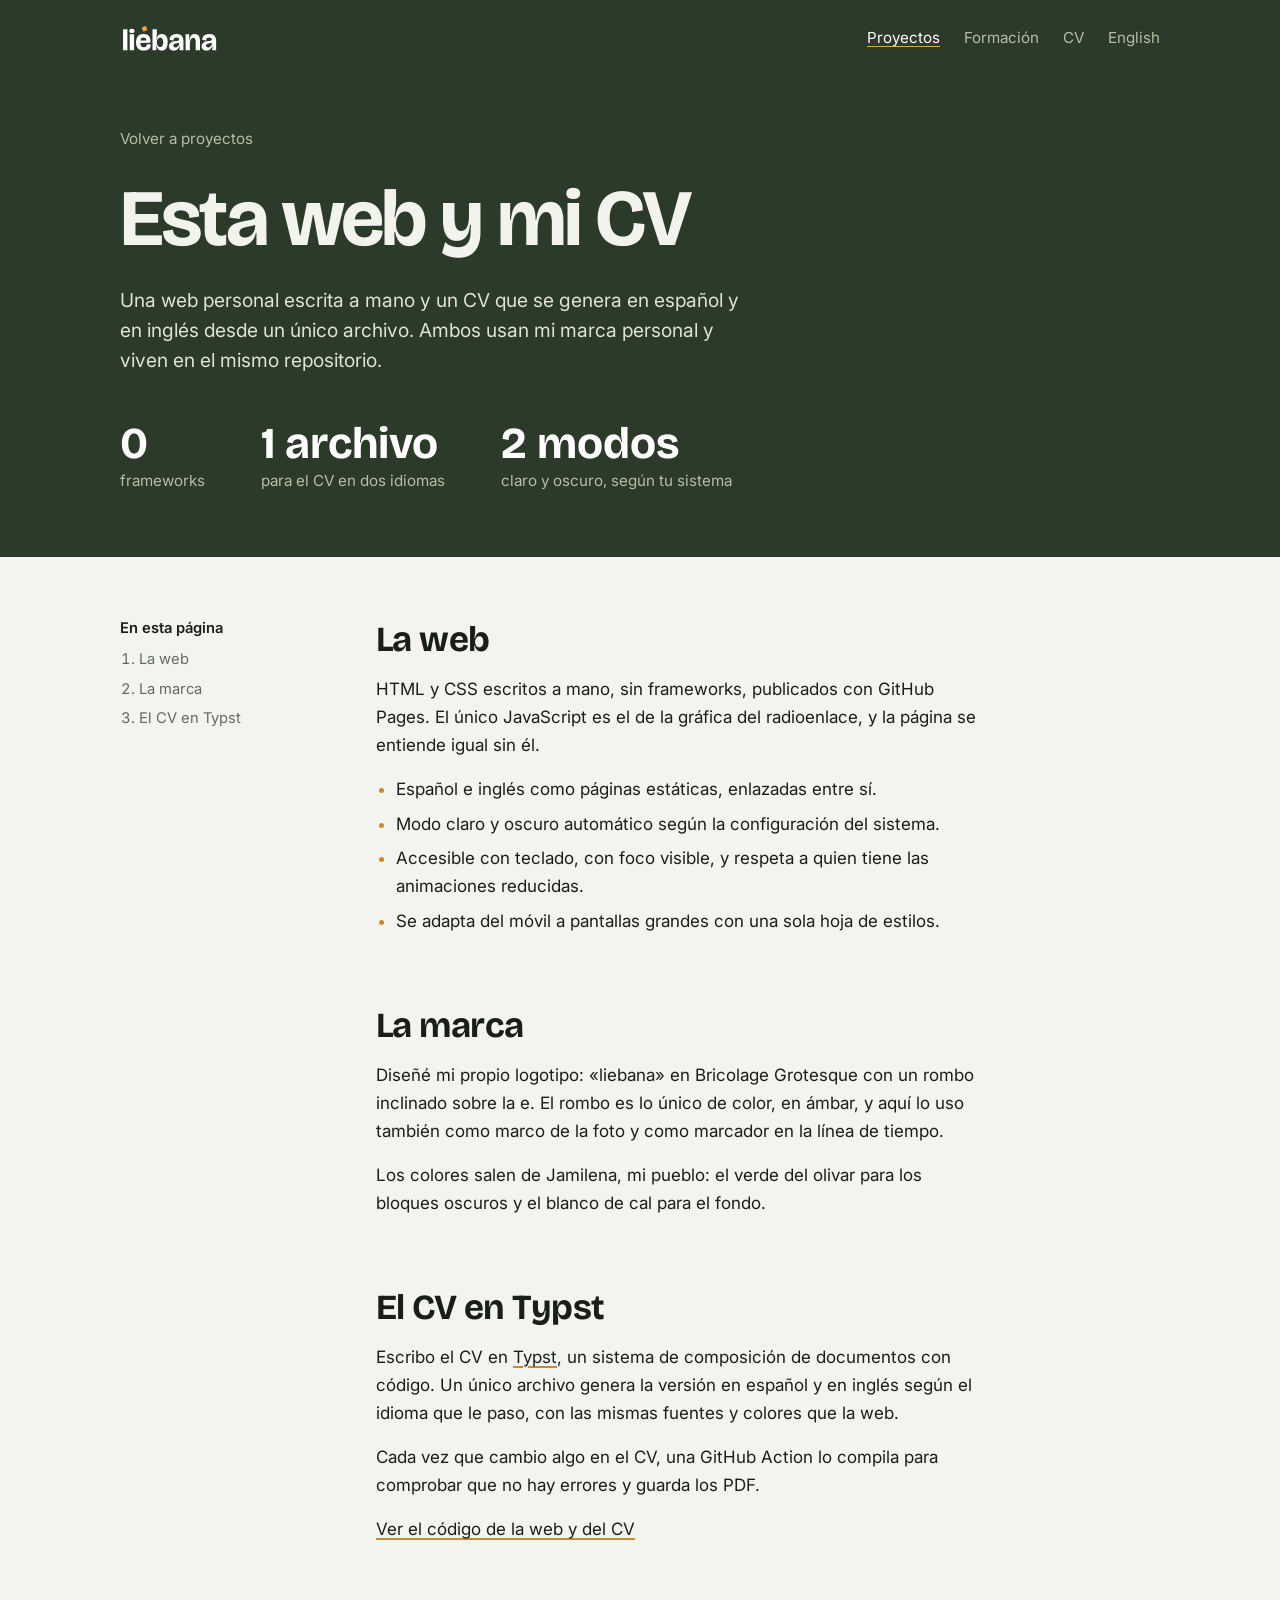
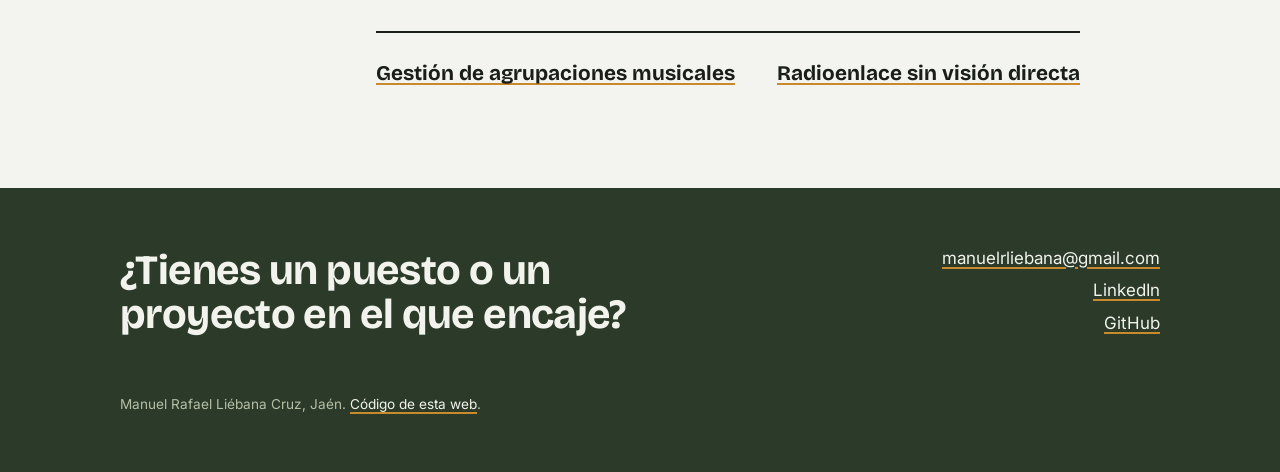
<file: proyectos/esta-web/index.html>
<!doctype html>
<html lang="es">
<head>
  <meta charset="utf-8">
  <meta name="viewport" content="width=device-width, initial-scale=1">
  <title>Esta web y mi CV · Manuel R. Liébana</title>
  <meta name="description" content="Cómo está hecha mi web personal: HTML y CSS a mano, mi marca personal y un CV en Typst que se genera en dos idiomas.">
  <meta property="og:title" content="Esta web y mi CV">
  <meta property="og:description" content="Cómo está hecha mi web personal: HTML y CSS a mano, mi marca personal y un CV en Typst que se genera en dos idiomas.">
  <meta property="og:image" content="https://manuelrliebana.github.io/assets/og-image.png">
  <link rel="alternate" hreflang="en" href="https://manuelrliebana.github.io/en/projects/this-website/">
  <link rel="icon" href="../../assets/favicon.ico" sizes="any">
  <link rel="icon" href="../../assets/favicon.svg" type="image/svg+xml">
  <link rel="apple-touch-icon" href="../../assets/apple-touch-icon.png">
  <meta name="theme-color" content="#2c3a2a">
  <link rel="preconnect" href="https://fonts.googleapis.com">
  <link rel="preconnect" href="https://fonts.gstatic.com" crossorigin>
  <link href="https://fonts.googleapis.com/css2?family=Bricolage+Grotesque:opsz,wght@12..96,600..800&family=Inter:wght@400;500;600&display=swap" rel="stylesheet">
  <link rel="stylesheet" href="../../assets/style.css">
</head>
<body>
<a class="salto" href="#contenido">Ir al contenido</a>

<header class="oscuro">
  <nav class="nav ancho" aria-label="Principal">
    <a class="logo" href="../../" aria-label="Inicio"><img src="../../assets/logo-oscuro.svg" alt="liebana" width="657" height="185"></a>
    <ul>
      <li><a href="../../#proyectos" aria-current="page">Proyectos</a></li>
      <li><a href="../../#formacion">Formación</a></li>
      <li><a href="../../cv/CV_ManuelLiebana_ES.pdf">CV</a></li>
      <li><a href="../../en/projects/this-website/" lang="en" hreflang="en">English</a></li>
    </ul>
  </nav>

    <div class="cabecera-proyecto ancho">
    <a class="volver" href="../../#proyectos">Volver a proyectos</a>
    <h1>Esta web y mi CV</h1>
    <p class="lead">
      Una web personal escrita a mano y un CV que se genera en español y en inglés desde un único archivo.
      Ambos usan mi marca personal y viven en el mismo repositorio.
    </p>
    <ul class="cifras">
      <li><strong>0</strong><span>frameworks</span></li>
      <li><strong>1 archivo</strong><span>para el CV en dos idiomas</span></li>
      <li><strong>2 modos</strong><span>claro y oscuro, según tu sistema</span></li>
    </ul>
  </div>
</header>

<main id="contenido" class="ancho">
  <div class="articulo">
    <nav class="indice" aria-labelledby="t-indice">
      <h2 id="t-indice">En esta página</h2>
      <ol>
        <li><a href="#web">La web</a></li>
        <li><a href="#marca">La marca</a></li>
        <li><a href="#cv">El CV en Typst</a></li>
      </ol>
    </nav>
    <div class="cuerpo">
      <section id="web">
        <h2>La web</h2>
        <p>HTML y CSS escritos a mano, sin frameworks, publicados con GitHub Pages. El único JavaScript es el de la gráfica del radioenlace, y la página se entiende igual sin él.</p>
        <ul>
          <li>Español e inglés como páginas estáticas, enlazadas entre sí.</li>
          <li>Modo claro y oscuro automático según la configuración del sistema.</li>
          <li>Accesible con teclado, con foco visible, y respeta a quien tiene las animaciones reducidas.</li>
          <li>Se adapta del móvil a pantallas grandes con una sola hoja de estilos.</li>
        </ul>
      </section>
      <section id="marca">
        <h2>La marca</h2>
        <p>Diseñé mi propio logotipo: «liebana» en Bricolage Grotesque con un rombo inclinado sobre la e. El rombo es lo único de color, en ámbar, y aquí lo uso también como marco de la foto y como marcador en la línea de tiempo.</p>
        <p>Los colores salen de Jamilena, mi pueblo: el verde del olivar para los bloques oscuros y el blanco de cal para el fondo.</p>
      </section>
      <section id="cv">
        <h2>El CV en Typst</h2>
        <p>Escribo el CV en <a href="https://typst.app">Typst</a>, un sistema de composición de documentos con código. Un único archivo genera la versión en español y en inglés según el idioma que le paso, con las mismas fuentes y colores que la web.</p>
        <p>Cada vez que cambio algo en el CV, una GitHub Action lo compila para comprobar que no hay errores y guarda los PDF.</p>
        <p><a href="https://github.com/manuelrliebana/manuelrliebana.github.io">Ver el código de la web y del CV</a></p>
      </section>
      <div class="siguiente">
        <a href="../tfg/">Gestión de agrupaciones musicales</a>
        <a href="../enlace-ptp/">Radioenlace sin visión directa</a>
      </div>
    </div>
  </div>
</main>

<footer class="pie">
  <div class="ancho">
    <h2>¿Tienes un puesto o un proyecto en el que encaje?</h2>
    <ul>
      <li><a href="mailto:manuelrliebana@gmail.com">manuelrliebana@gmail.com</a></li>
      <li><a href="https://www.linkedin.com/in/manuelrliebana">LinkedIn</a></li>
      <li><a href="https://github.com/manuelrliebana">GitHub</a></li>
    </ul>
    <p class="firma">Manuel Rafael Liébana Cruz, Jaén. <a href="https://github.com/manuelrliebana/manuelrliebana.github.io">Código de esta web</a>.</p>
  </div>
</footer>
</body>
</html>
</file>
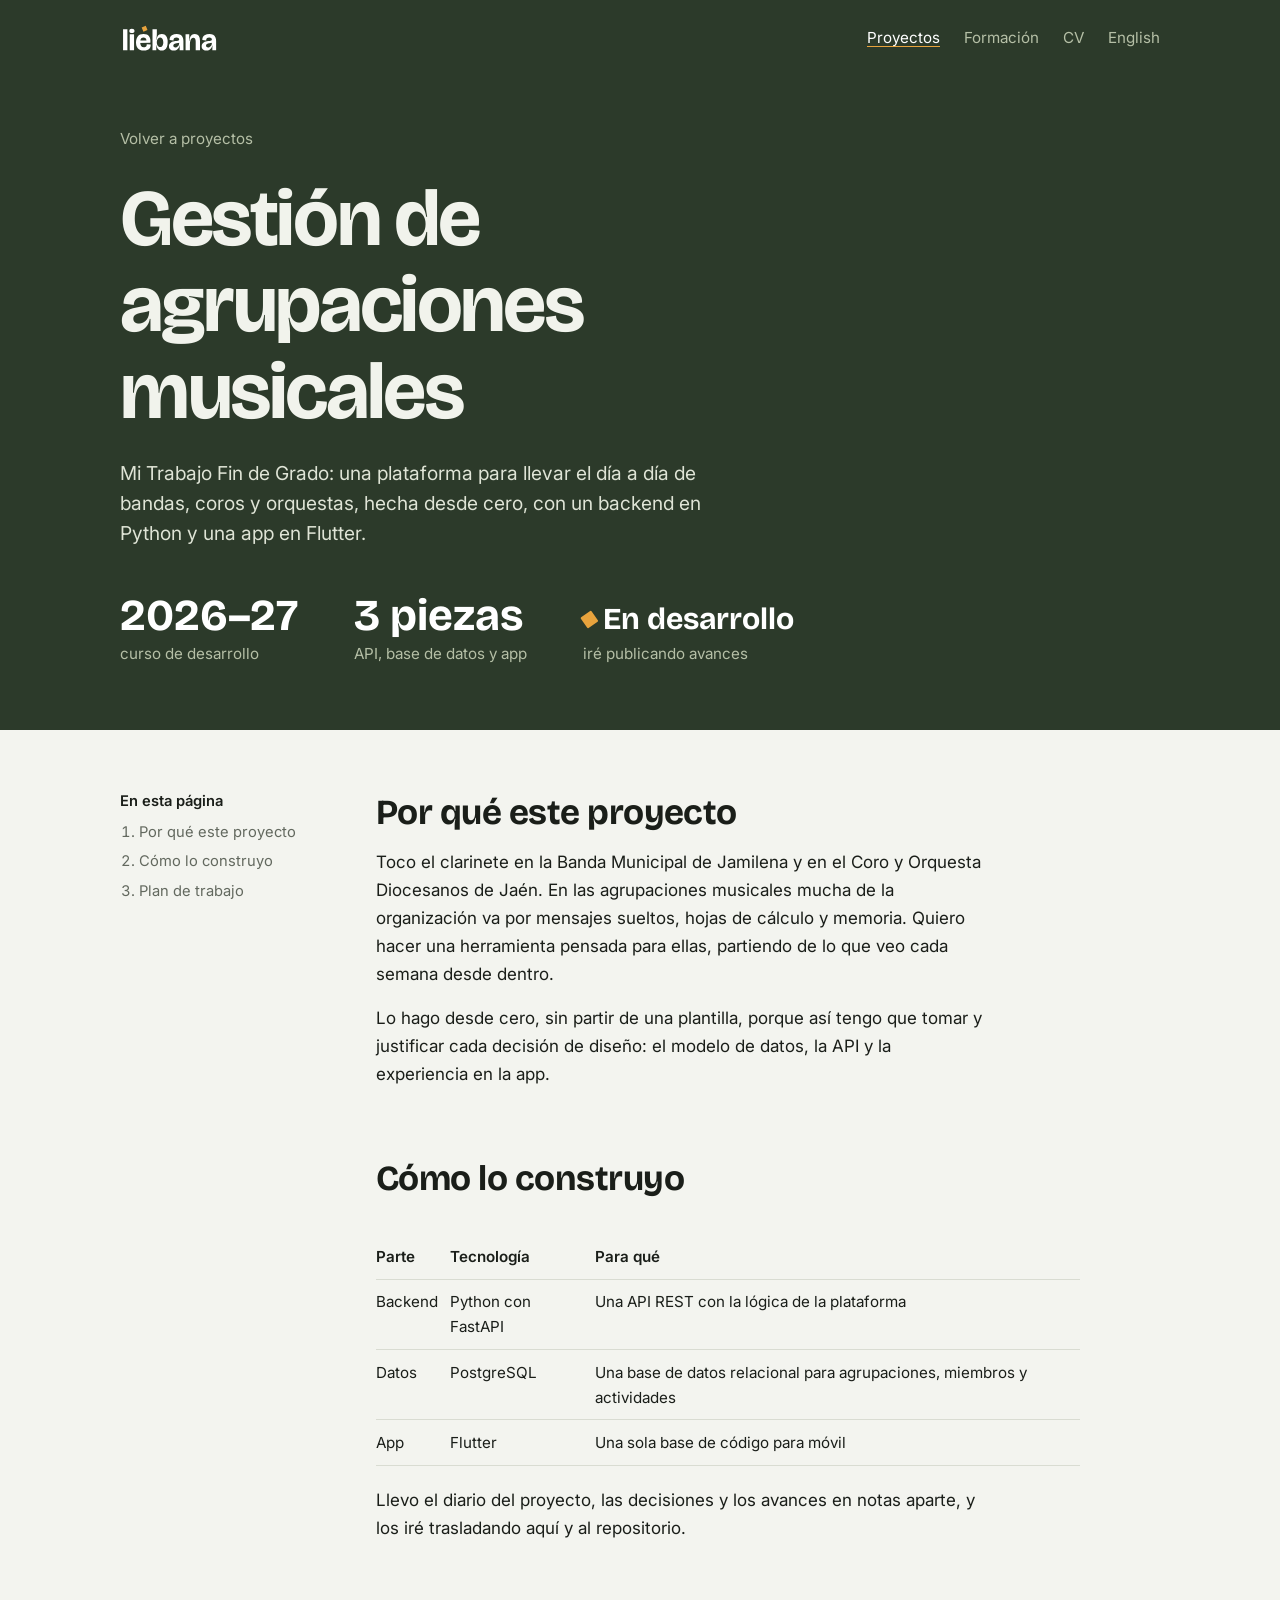
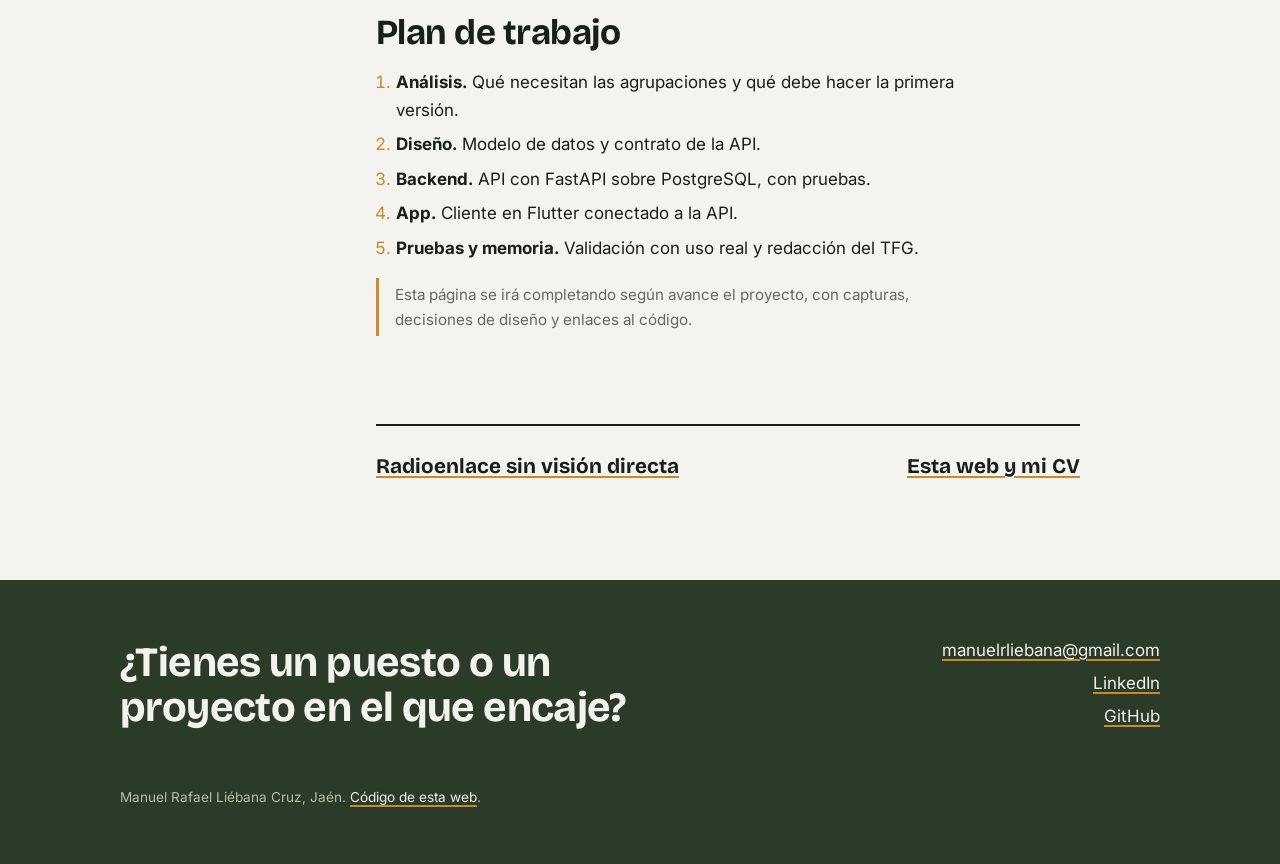
<file: proyectos/tfg/index.html>
<!doctype html>
<html lang="es">
<head>
  <meta charset="utf-8">
  <meta name="viewport" content="width=device-width, initial-scale=1">
  <title>Gestión de agrupaciones musicales · Manuel R. Liébana</title>
  <meta name="description" content="Mi Trabajo Fin de Grado: una plataforma para gestionar bandas, coros y orquestas con FastAPI, PostgreSQL y Flutter.">
  <meta property="og:title" content="Gestión de agrupaciones musicales">
  <meta property="og:description" content="Mi Trabajo Fin de Grado: una plataforma para gestionar bandas, coros y orquestas con FastAPI, PostgreSQL y Flutter.">
  <meta property="og:image" content="https://manuelrliebana.github.io/assets/og-image.png">
  <link rel="alternate" hreflang="en" href="https://manuelrliebana.github.io/en/projects/tfg/">
  <link rel="icon" href="../../assets/favicon.ico" sizes="any">
  <link rel="icon" href="../../assets/favicon.svg" type="image/svg+xml">
  <link rel="apple-touch-icon" href="../../assets/apple-touch-icon.png">
  <meta name="theme-color" content="#2c3a2a">
  <link rel="preconnect" href="https://fonts.googleapis.com">
  <link rel="preconnect" href="https://fonts.gstatic.com" crossorigin>
  <link href="https://fonts.googleapis.com/css2?family=Bricolage+Grotesque:opsz,wght@12..96,600..800&family=Inter:wght@400;500;600&display=swap" rel="stylesheet">
  <link rel="stylesheet" href="../../assets/style.css">
</head>
<body>
<a class="salto" href="#contenido">Ir al contenido</a>

<header class="oscuro">
  <nav class="nav ancho" aria-label="Principal">
    <a class="logo" href="../../" aria-label="Inicio"><img src="../../assets/logo-oscuro.svg" alt="liebana" width="657" height="185"></a>
    <ul>
      <li><a href="../../#proyectos" aria-current="page">Proyectos</a></li>
      <li><a href="../../#formacion">Formación</a></li>
      <li><a href="../../cv/CV_ManuelLiebana_ES.pdf">CV</a></li>
      <li><a href="../../en/projects/tfg/" lang="en" hreflang="en">English</a></li>
    </ul>
  </nav>

    <div class="cabecera-proyecto ancho">
    <a class="volver" href="../../#proyectos">Volver a proyectos</a>
    <h1>Gestión de agrupaciones musicales</h1>
    <p class="lead">
      Mi Trabajo Fin de Grado: una plataforma para llevar el día a día de bandas, coros y orquestas,
      hecha desde cero, con un backend en Python y una app en Flutter.
    </p>
    <ul class="cifras">
      <li><strong>2026–27</strong><span>curso de desarrollo</span></li>
      <li><strong>3 piezas</strong><span>API, base de datos y app</span></li>
      <li><strong><span class="estado">En desarrollo</span></strong><span>iré publicando avances</span></li>
    </ul>
  </div>
</header>

<main id="contenido" class="ancho">
  <div class="articulo">
    <nav class="indice" aria-labelledby="t-indice">
      <h2 id="t-indice">En esta página</h2>
      <ol>
        <li><a href="#por-que">Por qué este proyecto</a></li>
        <li><a href="#como">Cómo lo construyo</a></li>
        <li><a href="#plan">Plan de trabajo</a></li>
      </ol>
    </nav>
    <div class="cuerpo">
      <section id="por-que">
        <h2>Por qué este proyecto</h2>
        <p>Toco el clarinete en la Banda Municipal de Jamilena y en el Coro y Orquesta Diocesanos de Jaén. En las agrupaciones musicales mucha de la organización va por mensajes sueltos, hojas de cálculo y memoria. Quiero hacer una herramienta pensada para ellas, partiendo de lo que veo cada semana desde dentro.</p>
        <p>Lo hago desde cero, sin partir de una plantilla, porque así tengo que tomar y justificar cada decisión de diseño: el modelo de datos, la API y la experiencia en la app.</p>
      </section>
      <section id="como">
        <h2>Cómo lo construyo</h2>
        <div class="tabla">
          <table>
            <thead><tr><th>Parte</th><th>Tecnología</th><th>Para qué</th></tr></thead>
            <tbody>
              <tr><td>Backend</td><td>Python con FastAPI</td><td>Una API REST con la lógica de la plataforma</td></tr>
              <tr><td>Datos</td><td>PostgreSQL</td><td>Una base de datos relacional para agrupaciones, miembros y actividades</td></tr>
              <tr><td>App</td><td>Flutter</td><td>Una sola base de código para móvil</td></tr>
            </tbody>
          </table>
        </div>
        <p>Llevo el diario del proyecto, las decisiones y los avances en notas aparte, y los iré trasladando aquí y al repositorio.</p>
      </section>
      <section id="plan">
        <h2>Plan de trabajo</h2>
        <ol>
          <li><strong>Análisis.</strong> Qué necesitan las agrupaciones y qué debe hacer la primera versión.</li>
          <li><strong>Diseño.</strong> Modelo de datos y contrato de la API.</li>
          <li><strong>Backend.</strong> API con FastAPI sobre PostgreSQL, con pruebas.</li>
          <li><strong>App.</strong> Cliente en Flutter conectado a la API.</li>
          <li><strong>Pruebas y memoria.</strong> Validación con uso real y redacción del TFG.</li>
        </ol>
        <p class="nota">Esta página se irá completando según avance el proyecto, con capturas, decisiones de diseño y enlaces al código.</p>
      </section>
      <div class="siguiente">
        <a href="../enlace-ptp/">Radioenlace sin visión directa</a>
        <a href="../esta-web/">Esta web y mi CV</a>
      </div>
    </div>
  </div>
</main>

<footer class="pie">
  <div class="ancho">
    <h2>¿Tienes un puesto o un proyecto en el que encaje?</h2>
    <ul>
      <li><a href="mailto:manuelrliebana@gmail.com">manuelrliebana@gmail.com</a></li>
      <li><a href="https://www.linkedin.com/in/manuelrliebana">LinkedIn</a></li>
      <li><a href="https://github.com/manuelrliebana">GitHub</a></li>
    </ul>
    <p class="firma">Manuel Rafael Liébana Cruz, Jaén. <a href="https://github.com/manuelrliebana/manuelrliebana.github.io">Código de esta web</a>.</p>
  </div>
</footer>
</body>
</html>
</file>
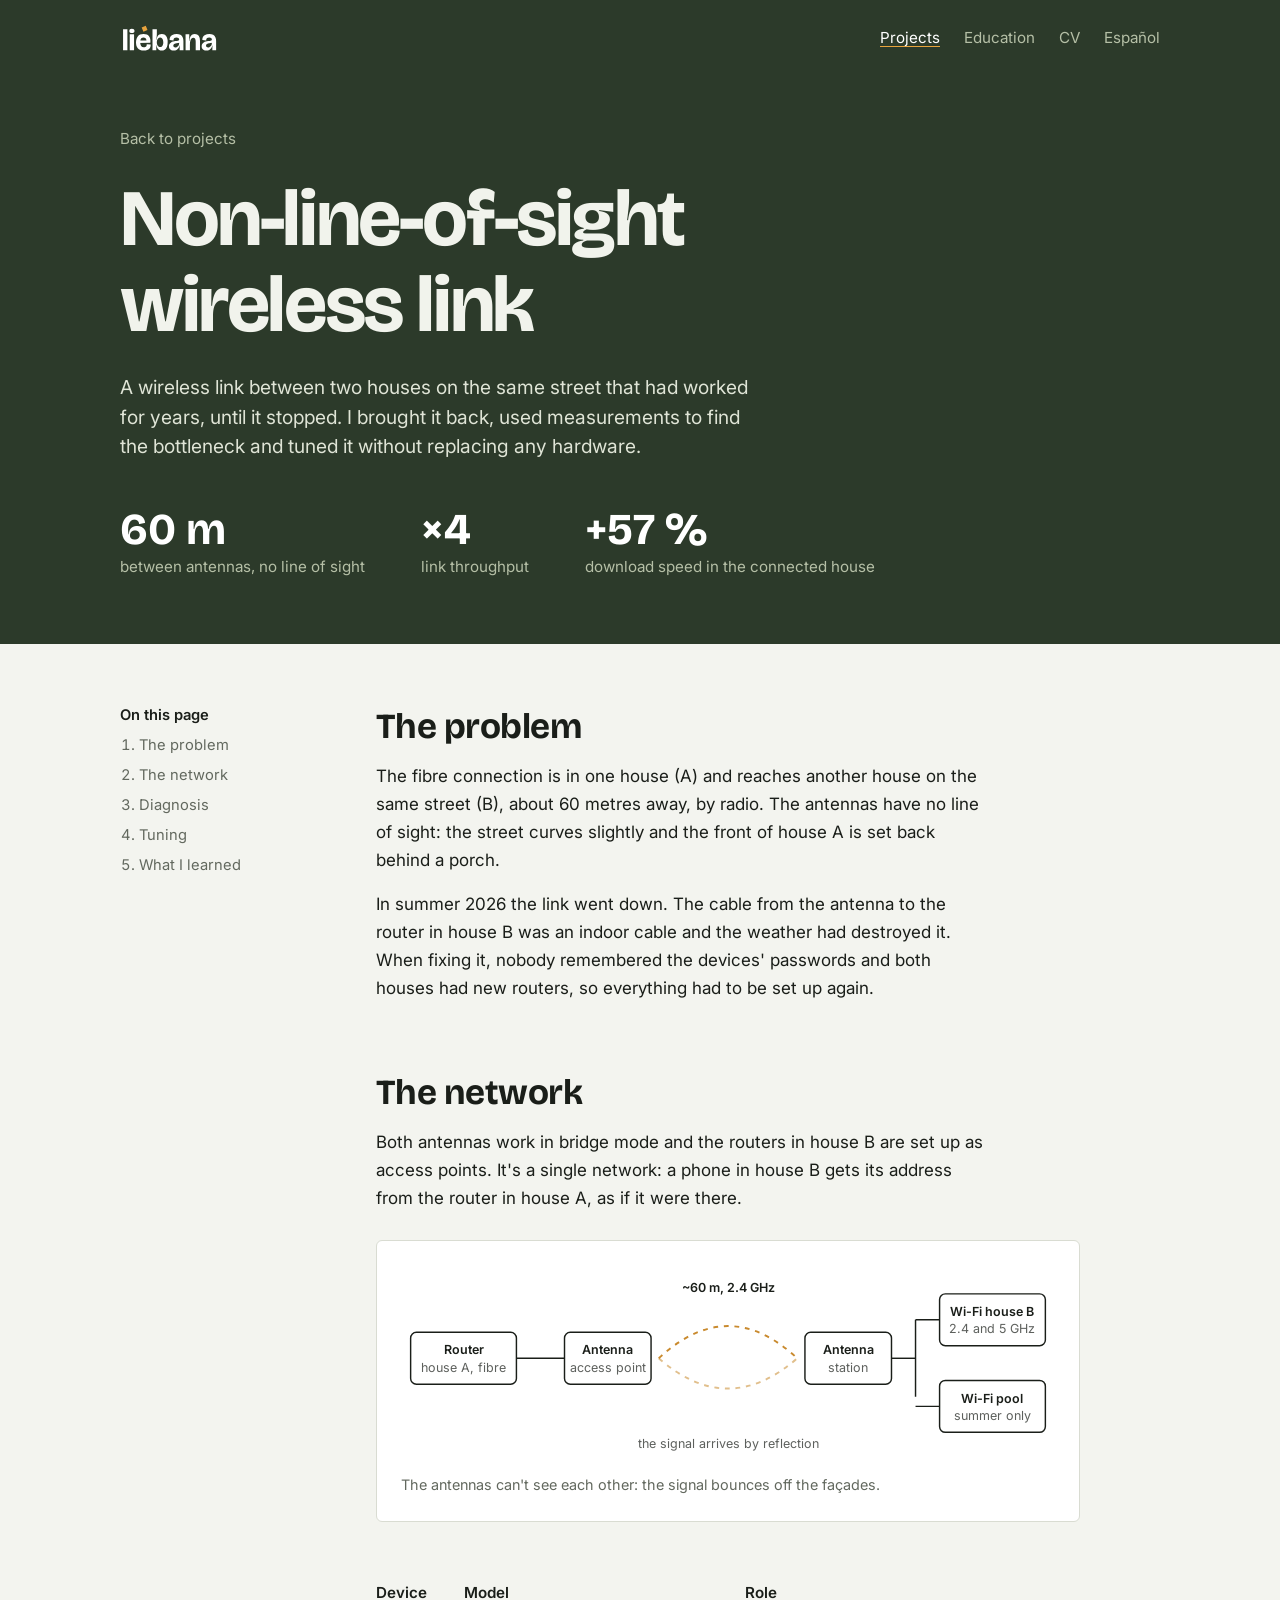
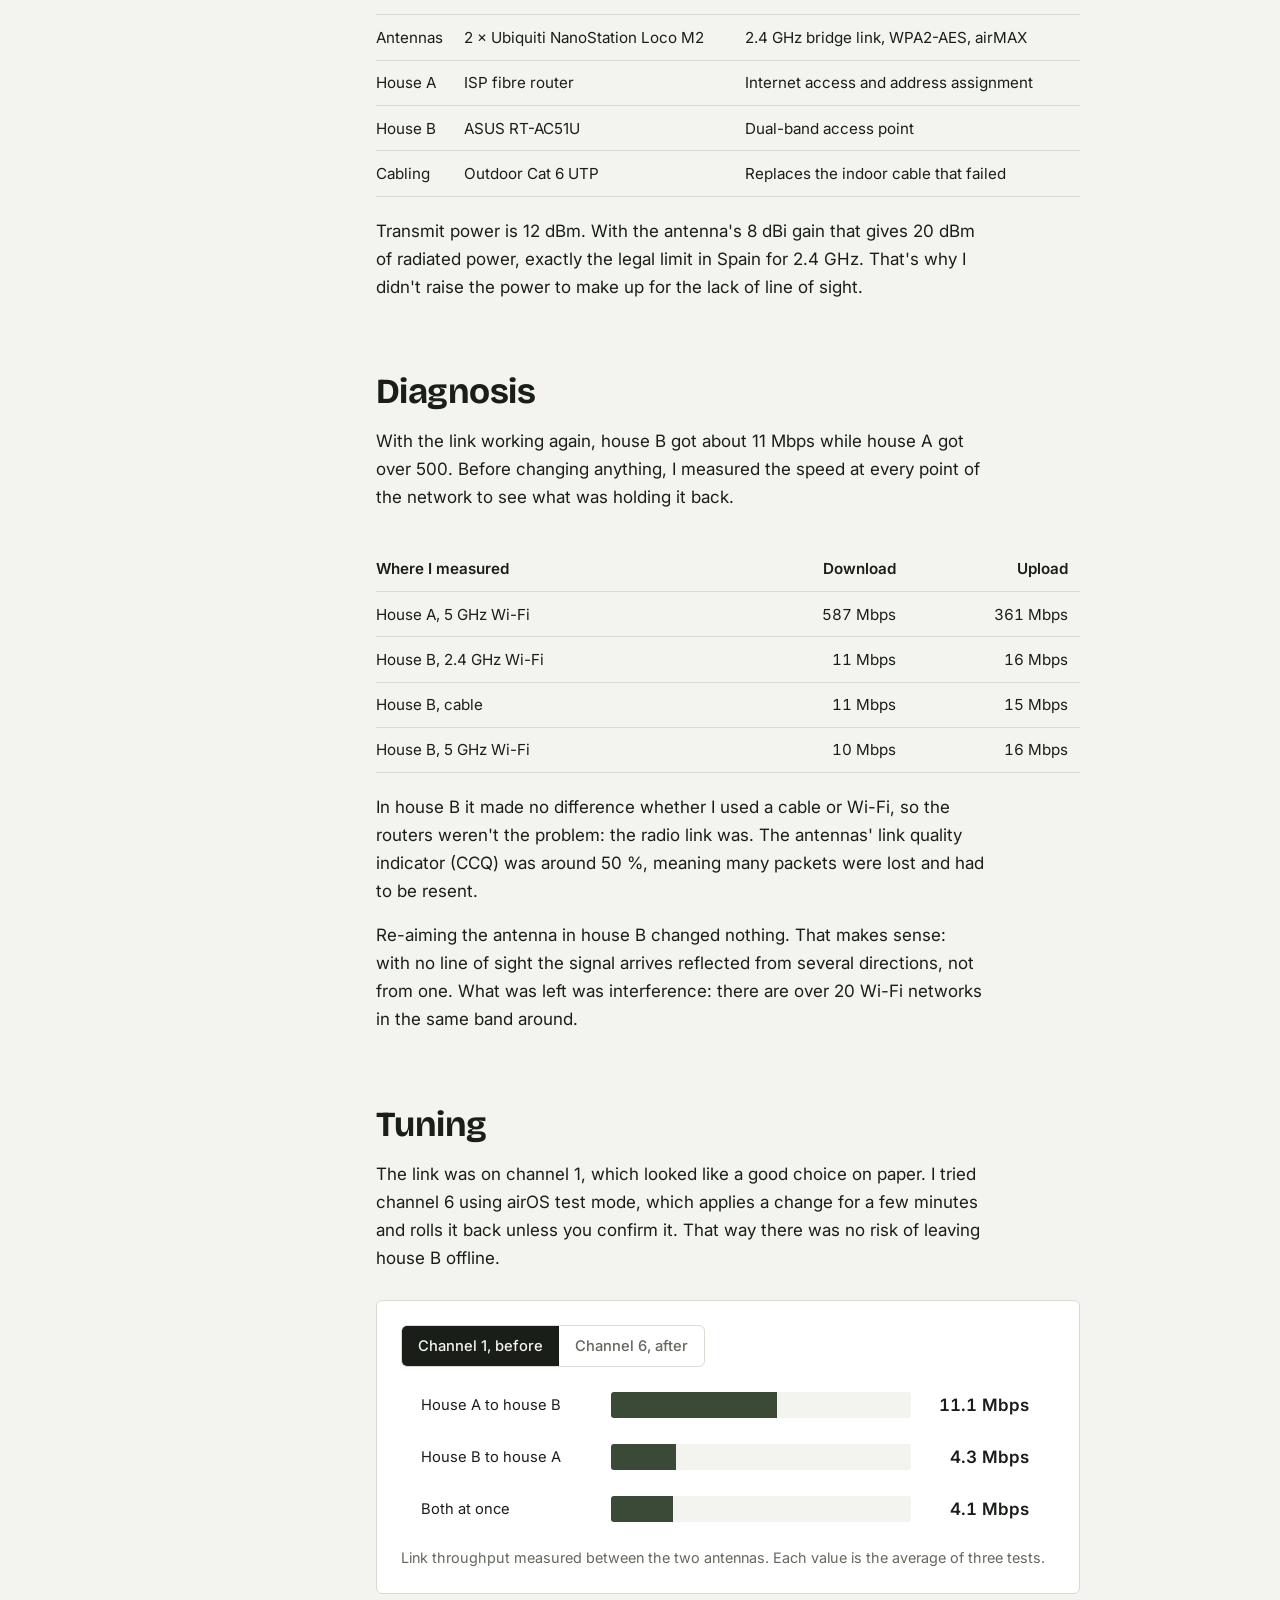
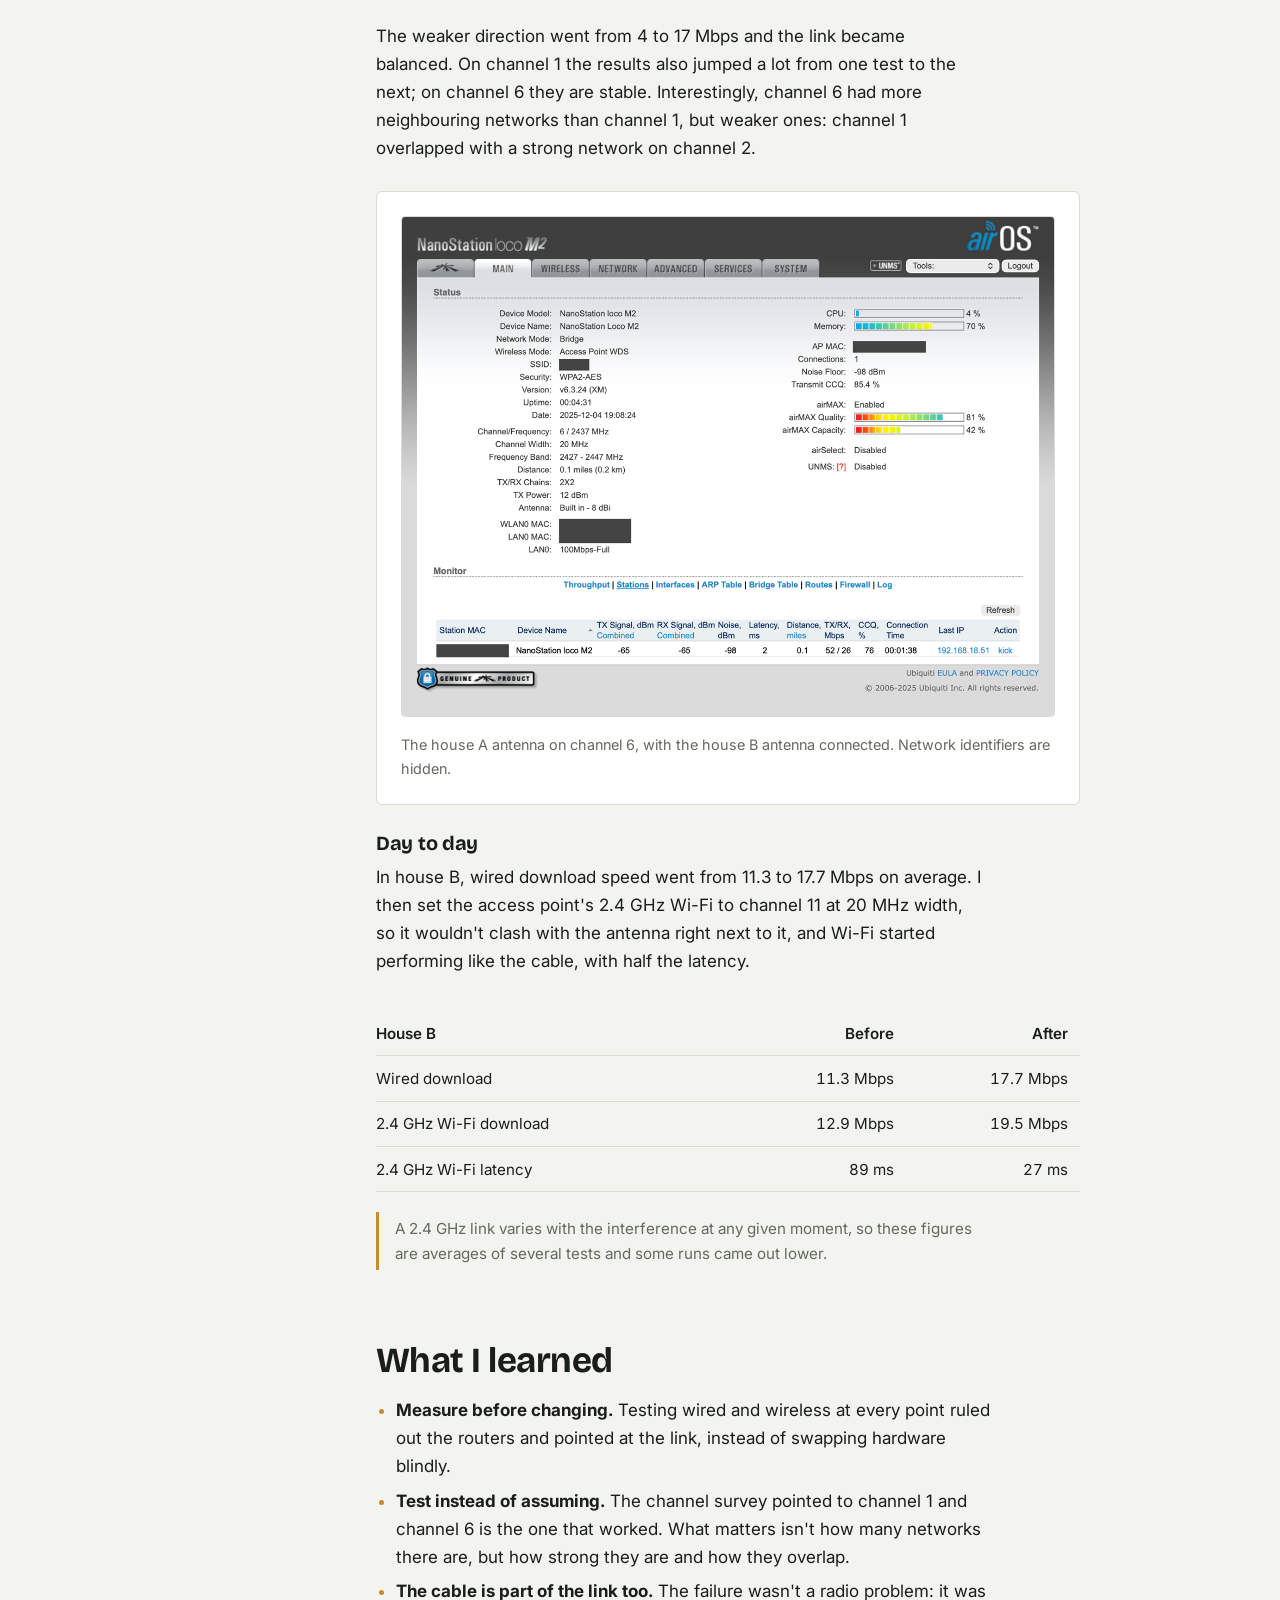
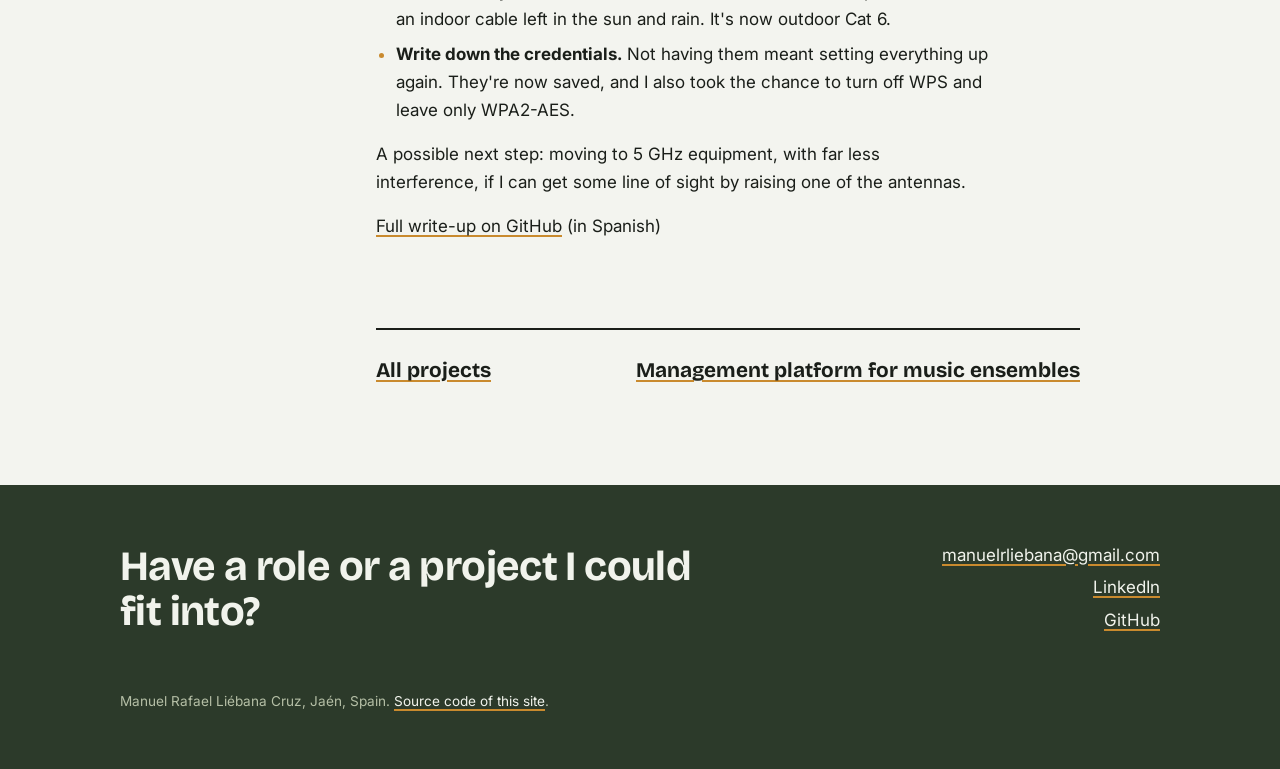
<file: en/projects/ptp-link/index.html>
<!doctype html>
<html lang="en">
<head>
  <meta charset="utf-8">
  <meta name="viewport" content="width=device-width, initial-scale=1">
  <title>Non-line-of-sight wireless link · Manuel R. Liébana</title>
  <meta name="description" content="How I recovered, diagnosed and tuned a 2.4 GHz wireless link with no line of sight between two houses.">
  <meta property="og:title" content="Non-line-of-sight wireless link">
  <meta property="og:description" content="How I recovered, diagnosed and tuned a 2.4 GHz wireless link with no line of sight between two houses.">
  <meta property="og:image" content="https://manuelrliebana.github.io/assets/og-image.png">
  <link rel="alternate" hreflang="es" href="https://manuelrliebana.github.io/proyectos/enlace-ptp/">
  <link rel="icon" href="../../../assets/favicon.ico" sizes="any">
  <link rel="icon" href="../../../assets/favicon.svg" type="image/svg+xml">
  <link rel="apple-touch-icon" href="../../../assets/apple-touch-icon.png">
  <meta name="theme-color" content="#2c3a2a">
  <link rel="preconnect" href="https://fonts.googleapis.com">
  <link rel="preconnect" href="https://fonts.gstatic.com" crossorigin>
  <link href="https://fonts.googleapis.com/css2?family=Bricolage+Grotesque:opsz,wght@12..96,600..800&family=Inter:wght@400;500;600&display=swap" rel="stylesheet">
  <link rel="stylesheet" href="../../../assets/style.css">
</head>
<body>
<a class="salto" href="#contenido">Skip to content</a>

<header class="oscuro">
  <nav class="nav ancho" aria-label="Main">
    <a class="logo" href="../../" aria-label="Home"><img src="../../../assets/logo-oscuro.svg" alt="liebana" width="657" height="185"></a>
    <ul>
      <li><a href="../../#projects" aria-current="page">Projects</a></li>
      <li><a href="../../#education">Education</a></li>
      <li><a href="../../../cv/CV_ManuelLiebana_EN.pdf">CV</a></li>
      <li><a href="../../../proyectos/enlace-ptp/" lang="es" hreflang="es">Español</a></li>
    </ul>
  </nav>

  <div class="cabecera-proyecto ancho">
    <a class="volver" href="../../#projects">Back to projects</a>
    <h1>Non-line-of-sight wireless link</h1>
    <p class="lead">A wireless link between two houses on the same street that had worked for years, until it stopped. I brought it back, used measurements to find the bottleneck and tuned it without replacing any hardware.</p>
    <ul class="cifras">
      <li><strong>60 m</strong><span>between antennas, no line of sight</span></li>
      <li><strong>×4</strong><span>link throughput</span></li>
      <li><strong>+57 %</strong><span>download speed in the connected house</span></li>
    </ul>
  </div>
</header>

<main id="contenido" class="ancho">
  <div class="articulo">
    <nav class="indice" aria-labelledby="t-indice">
      <h2 id="t-indice">On this page</h2>
      <ol>
        <li><a href="#problem">The problem</a></li>
        <li><a href="#network">The network</a></li>
        <li><a href="#diagnosis">Diagnosis</a></li>
        <li><a href="#tuning">Tuning</a></li>
        <li><a href="#learned">What I learned</a></li>
      </ol>
    </nav>
    <div class="cuerpo">

      <section id="problem">
        <h2>The problem</h2>
        <p>The fibre connection is in one house (A) and reaches another house on the same street (B), about 60 metres away, by radio. The antennas have no line of sight: the street curves slightly and the front of house A is set back behind a porch.</p>
        <p>In summer 2026 the link went down. The cable from the antenna to the router in house B was an indoor cable and the weather had destroyed it. When fixing it, nobody remembered the devices' passwords and both houses had new routers, so everything had to be set up again.</p>
      </section>

      <section id="network">
        <h2>The network</h2>
        <p>Both antennas work in bridge mode and the routers in house B are set up as access points. It's a single network: a phone in house B gets its address from the router in house A, as if it were there.</p>

        <figure class="figura">
          <svg viewBox="0 0 680 200" role="img" aria-labelledby="t-esquema">
            <title id="t-esquema">Diagram: router in house A, antenna, radio link of about 60 m with no line of sight, antenna, access point in house B and access point by the pool.</title>
            <g fill="none" stroke="currentColor" stroke-width="1.5">
              <rect x="10" y="70" width="110" height="54" rx="6"/>
              <rect x="170" y="70" width="90" height="54" rx="6"/>
              <rect x="420" y="70" width="90" height="54" rx="6"/>
              <rect x="560" y="30" width="110" height="54" rx="6"/>
              <rect x="560" y="120" width="110" height="54" rx="6"/>
              <line x1="120" y1="97" x2="170" y2="97"/>
              <line x1="510" y1="97" x2="535" y2="97"/>
              <path d="M535 57 V137 M535 57 H560 M535 147 H560"/>
              <path d="M268 97 Q 340 30 412 97" stroke="#c98a2e" stroke-width="2" stroke-dasharray="5 6"/>
              <path d="M268 97 Q 340 160 412 97" stroke="#c98a2e" stroke-width="2" stroke-dasharray="5 6" opacity=".55"/>
            </g>
            <g fill="currentColor" font-family="Inter, sans-serif" font-size="13" text-anchor="middle">
              <text x="65" y="93" font-weight="600">Router</text>
              <text x="65" y="111" opacity=".7">house A, fibre</text>
              <text x="215" y="93" font-weight="600">Antenna</text>
              <text x="215" y="111" opacity=".7">access point</text>
              <text x="465" y="93" font-weight="600">Antenna</text>
              <text x="465" y="111" opacity=".7">station</text>
              <text x="615" y="53" font-weight="600">Wi-Fi house B</text>
              <text x="615" y="71" opacity=".7">2.4 and 5 GHz</text>
              <text x="615" y="143" font-weight="600">Wi-Fi pool</text>
              <text x="615" y="161" opacity=".7">summer only</text>
              <text x="340" y="28" font-weight="600">~60 m, 2.4 GHz</text>
              <text x="340" y="190" opacity=".7">the signal arrives by reflection</text>
            </g>
          </svg>
          <figcaption>The antennas can't see each other: the signal bounces off the façades.</figcaption>
        </figure>

        <div class="tabla">
          <table>
            <thead><tr><th>Device</th><th>Model</th><th>Role</th></tr></thead>
            <tbody>
              <tr><td>Antennas</td><td>2 × Ubiquiti NanoStation Loco M2</td><td>2.4 GHz bridge link, WPA2-AES, airMAX</td></tr>
              <tr><td>House A</td><td>ISP fibre router</td><td>Internet access and address assignment</td></tr>
              <tr><td>House B</td><td>ASUS RT-AC51U</td><td>Dual-band access point</td></tr>
              <tr><td>Cabling</td><td>Outdoor Cat 6 UTP</td><td>Replaces the indoor cable that failed</td></tr>
            </tbody>
          </table>
        </div>
        <p>Transmit power is 12 dBm. With the antenna's 8 dBi gain that gives 20 dBm of radiated power, exactly the legal limit in Spain for 2.4 GHz. That's why I didn't raise the power to make up for the lack of line of sight.</p>
      </section>

      <section id="diagnosis">
        <h2>Diagnosis</h2>
        <p>With the link working again, house B got about 11 Mbps while house A got over 500. Before changing anything, I measured the speed at every point of the network to see what was holding it back.</p>
        <div class="tabla">
          <table>
            <thead><tr><th>Where I measured</th><th class="num">Download</th><th class="num">Upload</th></tr></thead>
            <tbody>
              <tr><td>House A, 5 GHz Wi-Fi</td><td class="num">587 Mbps</td><td class="num">361 Mbps</td></tr>
              <tr><td>House B, 2.4 GHz Wi-Fi</td><td class="num">11 Mbps</td><td class="num">16 Mbps</td></tr>
              <tr><td>House B, cable</td><td class="num">11 Mbps</td><td class="num">15 Mbps</td></tr>
              <tr><td>House B, 5 GHz Wi-Fi</td><td class="num">10 Mbps</td><td class="num">16 Mbps</td></tr>
            </tbody>
          </table>
        </div>
        <p>In house B it made no difference whether I used a cable or Wi-Fi, so the routers weren't the problem: the radio link was. The antennas' link quality indicator (CCQ) was around 50 %, meaning many packets were lost and had to be resent.</p>
        <p>Re-aiming the antenna in house B changed nothing. That makes sense: with no line of sight the signal arrives reflected from several directions, not from one. What was left was interference: there are over 20 Wi-Fi networks in the same band around.</p>
      </section>

      <section id="tuning">
        <h2>Tuning</h2>
        <p>The link was on channel 1, which looked like a good choice on paper. I tried channel 6 using airOS test mode, which applies a change for a few minutes and rolls it back unless you confirm it. That way there was no risk of leaving house B offline.</p>

        <figure class="figura grafica" data-max="20" data-canal="6">
          <div class="grafica-controles" role="group" aria-label="Channel" hidden>
            <button type="button" data-ver="1" aria-pressed="false">Channel 1, before</button>
            <button type="button" data-ver="6" aria-pressed="true">Channel 6, after</button>
          </div>
          <ul class="barras">
            <li class="barra" data-c1="11.1" data-c6="18.4"><span class="etq">House A to house B</span><span class="pista"><span class="relleno" style="--v:92%"></span></span><span class="valor">18.4 Mbps</span></li>
            <li class="barra" data-c1="4.3" data-c6="17"><span class="etq">House B to house A</span><span class="pista"><span class="relleno" style="--v:85%"></span></span><span class="valor">17 Mbps</span></li>
            <li class="barra" data-c1="4.1" data-c6="18.2"><span class="etq">Both at once</span><span class="pista"><span class="relleno" style="--v:91%"></span></span><span class="valor">18.2 Mbps</span></li>
          </ul>
          <figcaption>Link throughput measured between the two antennas. Each value is the average of three tests.</figcaption>
        </figure>

        <p>The weaker direction went from 4 to 17 Mbps and the link became balanced. On channel 1 the results also jumped a lot from one test to the next; on channel 6 they are stable. Interestingly, channel 6 had more neighbouring networks than channel 1, but weaker ones: channel 1 overlapped with a strong network on channel 2.</p>

        <figure class="figura captura">
          <img src="../../../assets/airos-canal6.png" alt="airOS dashboard of the house A antenna on channel 6, with the house B antenna connected" width="1200" height="919" loading="lazy">
          <figcaption>The house A antenna on channel 6, with the house B antenna connected. Network identifiers are hidden.</figcaption>
        </figure>

        <h3>Day to day</h3>
        <p>In house B, wired download speed went from 11.3 to 17.7 Mbps on average. I then set the access point's 2.4 GHz Wi-Fi to channel 11 at 20 MHz width, so it wouldn't clash with the antenna right next to it, and Wi-Fi started performing like the cable, with half the latency.</p>
        <div class="tabla">
          <table>
            <thead><tr><th>House B</th><th class="num">Before</th><th class="num">After</th></tr></thead>
            <tbody>
              <tr><td>Wired download</td><td class="num">11.3 Mbps</td><td class="num">17.7 Mbps</td></tr>
              <tr><td>2.4 GHz Wi-Fi download</td><td class="num">12.9 Mbps</td><td class="num">19.5 Mbps</td></tr>
              <tr><td>2.4 GHz Wi-Fi latency</td><td class="num">89 ms</td><td class="num">27 ms</td></tr>
            </tbody>
          </table>
        </div>
        <p class="nota">A 2.4 GHz link varies with the interference at any given moment, so these figures are averages of several tests and some runs came out lower.</p>
      </section>

      <section id="learned">
        <h2>What I learned</h2>
        <ul>
          <li><strong>Measure before changing.</strong> Testing wired and wireless at every point ruled out the routers and pointed at the link, instead of swapping hardware blindly.</li>
          <li><strong>Test instead of assuming.</strong> The channel survey pointed to channel 1 and channel 6 is the one that worked. What matters isn't how many networks there are, but how strong they are and how they overlap.</li>
          <li><strong>The cable is part of the link too.</strong> The failure wasn't a radio problem: it was an indoor cable left in the sun and rain. It's now outdoor Cat 6.</li>
          <li><strong>Write down the credentials.</strong> Not having them meant setting everything up again. They're now saved, and I also took the chance to turn off WPS and leave only WPA2-AES.</li>
        </ul>
        <p>A possible next step: moving to 5 GHz equipment, with far less interference, if I can get some line of sight by raising one of the antennas.</p>
        <p><a href="https://github.com/manuelrliebana/enlace-ptp">Full write-up on GitHub</a> (in Spanish)</p>
      </section>

      <div class="siguiente">
        <a href="../../#projects">All projects</a>
        <a href="../tfg/">Management platform for music ensembles</a>
      </div>
    </div>
  </div>
</main>

<footer class="pie">
  <div class="ancho">
    <h2>Have a role or a project I could fit into?</h2>
    <ul>
      <li><a href="mailto:manuelrliebana@gmail.com">manuelrliebana@gmail.com</a></li>
      <li><a href="https://www.linkedin.com/in/manuelrliebana">LinkedIn</a></li>
      <li><a href="https://github.com/manuelrliebana">GitHub</a></li>
    </ul>
    <p class="firma">Manuel Rafael Liébana Cruz, Jaén, Spain. <a href="https://github.com/manuelrliebana/manuelrliebana.github.io">Source code of this site</a>.</p>
  </div>
</footer>
<script src="../../../assets/grafica.js"></script>
</body>
</html>
</file>
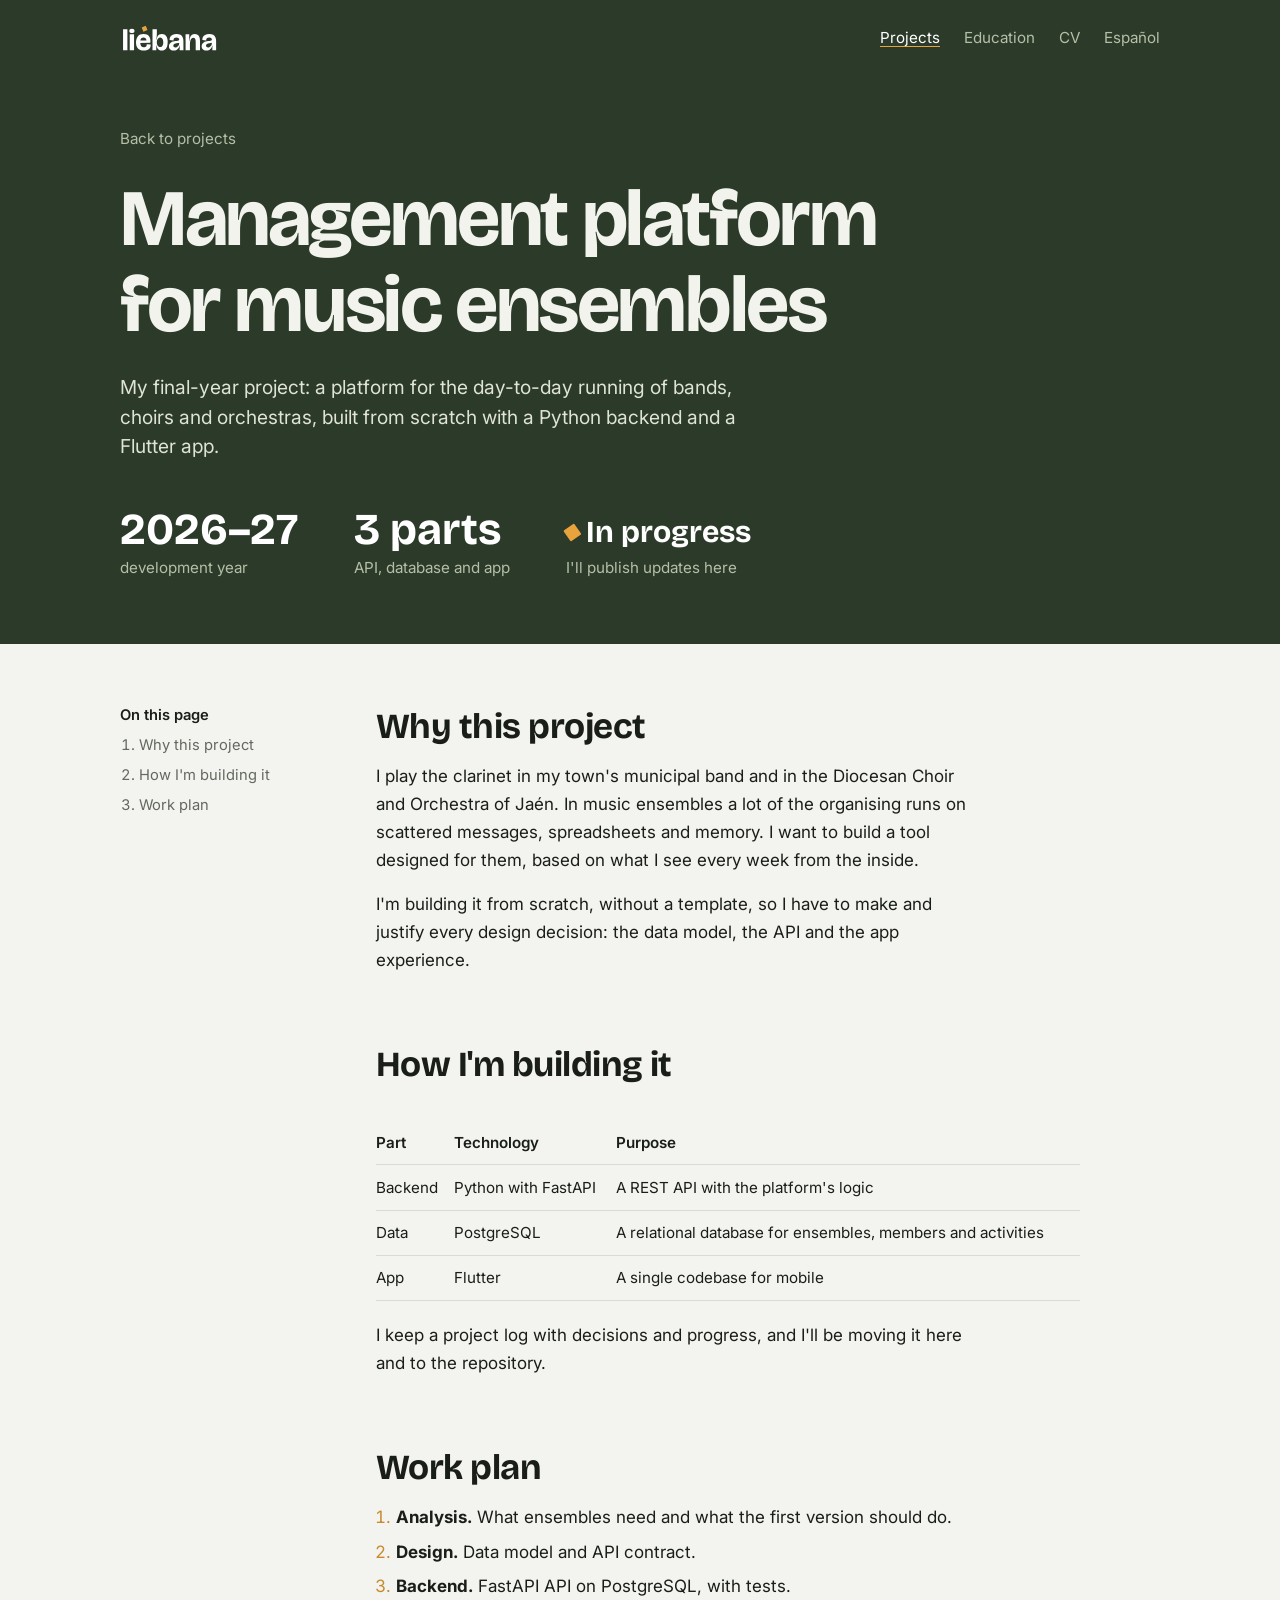
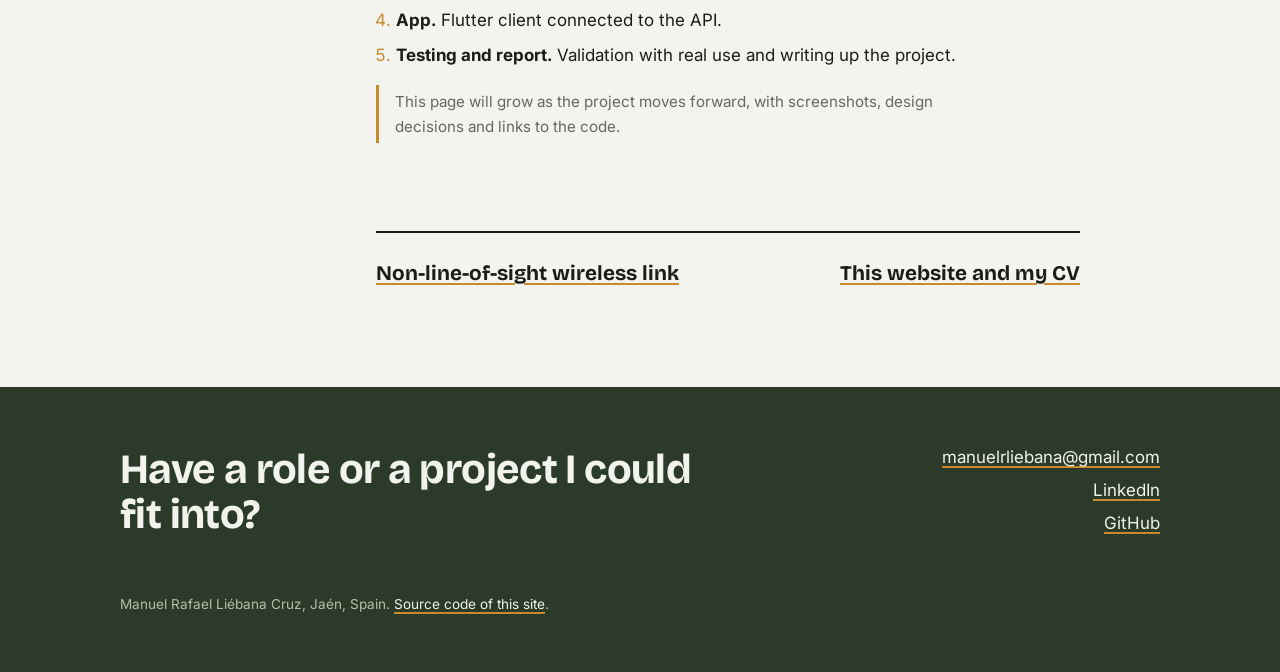
<file: en/projects/tfg/index.html>
<!doctype html>
<html lang="en">
<head>
  <meta charset="utf-8">
  <meta name="viewport" content="width=device-width, initial-scale=1">
  <title>Management platform for music ensembles · Manuel R. Liébana</title>
  <meta name="description" content="My final-year project: a platform for running bands, choirs and orchestras, built with FastAPI, PostgreSQL and Flutter.">
  <meta property="og:title" content="Management platform for music ensembles">
  <meta property="og:description" content="My final-year project: a platform for running bands, choirs and orchestras, built with FastAPI, PostgreSQL and Flutter.">
  <meta property="og:image" content="https://manuelrliebana.github.io/assets/og-image.png">
  <link rel="alternate" hreflang="es" href="https://manuelrliebana.github.io/proyectos/tfg/">
  <link rel="icon" href="../../../assets/favicon.ico" sizes="any">
  <link rel="icon" href="../../../assets/favicon.svg" type="image/svg+xml">
  <link rel="apple-touch-icon" href="../../../assets/apple-touch-icon.png">
  <meta name="theme-color" content="#2c3a2a">
  <link rel="preconnect" href="https://fonts.googleapis.com">
  <link rel="preconnect" href="https://fonts.gstatic.com" crossorigin>
  <link href="https://fonts.googleapis.com/css2?family=Bricolage+Grotesque:opsz,wght@12..96,600..800&family=Inter:wght@400;500;600&display=swap" rel="stylesheet">
  <link rel="stylesheet" href="../../../assets/style.css">
</head>
<body>
<a class="salto" href="#contenido">Skip to content</a>

<header class="oscuro">
  <nav class="nav ancho" aria-label="Main">
    <a class="logo" href="../../" aria-label="Home"><img src="../../../assets/logo-oscuro.svg" alt="liebana" width="657" height="185"></a>
    <ul>
      <li><a href="../../#projects" aria-current="page">Projects</a></li>
      <li><a href="../../#education">Education</a></li>
      <li><a href="../../../cv/CV_ManuelLiebana_EN.pdf">CV</a></li>
      <li><a href="../../../proyectos/tfg/" lang="es" hreflang="es">Español</a></li>
    </ul>
  </nav>

  <div class="cabecera-proyecto ancho">
    <a class="volver" href="../../#projects">Back to projects</a>
    <h1>Management platform for music ensembles</h1>
    <p class="lead">My final-year project: a platform for the day-to-day running of bands, choirs and orchestras, built from scratch with a Python backend and a Flutter app.</p>
    <ul class="cifras">
      <li><strong>2026–27</strong><span>development year</span></li>
      <li><strong>3 parts</strong><span>API, database and app</span></li>
      <li><strong><span class="estado">In progress</span></strong><span>I'll publish updates here</span></li>
    </ul>
  </div>
</header>

<main id="contenido" class="ancho">
  <div class="articulo">
    <nav class="indice" aria-labelledby="t-indice">
      <h2 id="t-indice">On this page</h2>
      <ol>
        <li><a href="#why">Why this project</a></li>
        <li><a href="#how">How I'm building it</a></li>
        <li><a href="#plan">Work plan</a></li>
      </ol>
    </nav>
    <div class="cuerpo">

      <section id="why">
        <h2>Why this project</h2>
        <p>I play the clarinet in my town's municipal band and in the Diocesan Choir and Orchestra of Jaén. In music ensembles a lot of the organising runs on scattered messages, spreadsheets and memory. I want to build a tool designed for them, based on what I see every week from the inside.</p>
        <p>I'm building it from scratch, without a template, so I have to make and justify every design decision: the data model, the API and the app experience.</p>
      </section>
      <section id="how">
        <h2>How I'm building it</h2>
        <div class="tabla">
          <table>
            <thead><tr><th>Part</th><th>Technology</th><th>Purpose</th></tr></thead>
            <tbody>
              <tr><td>Backend</td><td>Python with FastAPI</td><td>A REST API with the platform's logic</td></tr>
              <tr><td>Data</td><td>PostgreSQL</td><td>A relational database for ensembles, members and activities</td></tr>
              <tr><td>App</td><td>Flutter</td><td>A single codebase for mobile</td></tr>
            </tbody>
          </table>
        </div>
        <p>I keep a project log with decisions and progress, and I'll be moving it here and to the repository.</p>
      </section>
      <section id="plan">
        <h2>Work plan</h2>
        <ol>
          <li><strong>Analysis.</strong> What ensembles need and what the first version should do.</li>
          <li><strong>Design.</strong> Data model and API contract.</li>
          <li><strong>Backend.</strong> FastAPI API on PostgreSQL, with tests.</li>
          <li><strong>App.</strong> Flutter client connected to the API.</li>
          <li><strong>Testing and report.</strong> Validation with real use and writing up the project.</li>
        </ol>
        <p class="nota">This page will grow as the project moves forward, with screenshots, design decisions and links to the code.</p>
      </section>
      <div class="siguiente">
        <a href="../ptp-link/">Non-line-of-sight wireless link</a>
        <a href="../this-website/">This website and my CV</a>
      </div>
    </div>
  </div>
</main>

<footer class="pie">
  <div class="ancho">
    <h2>Have a role or a project I could fit into?</h2>
    <ul>
      <li><a href="mailto:manuelrliebana@gmail.com">manuelrliebana@gmail.com</a></li>
      <li><a href="https://www.linkedin.com/in/manuelrliebana">LinkedIn</a></li>
      <li><a href="https://github.com/manuelrliebana">GitHub</a></li>
    </ul>
    <p class="firma">Manuel Rafael Liébana Cruz, Jaén, Spain. <a href="https://github.com/manuelrliebana/manuelrliebana.github.io">Source code of this site</a>.</p>
  </div>
</footer>
</body>
</html>
</file>
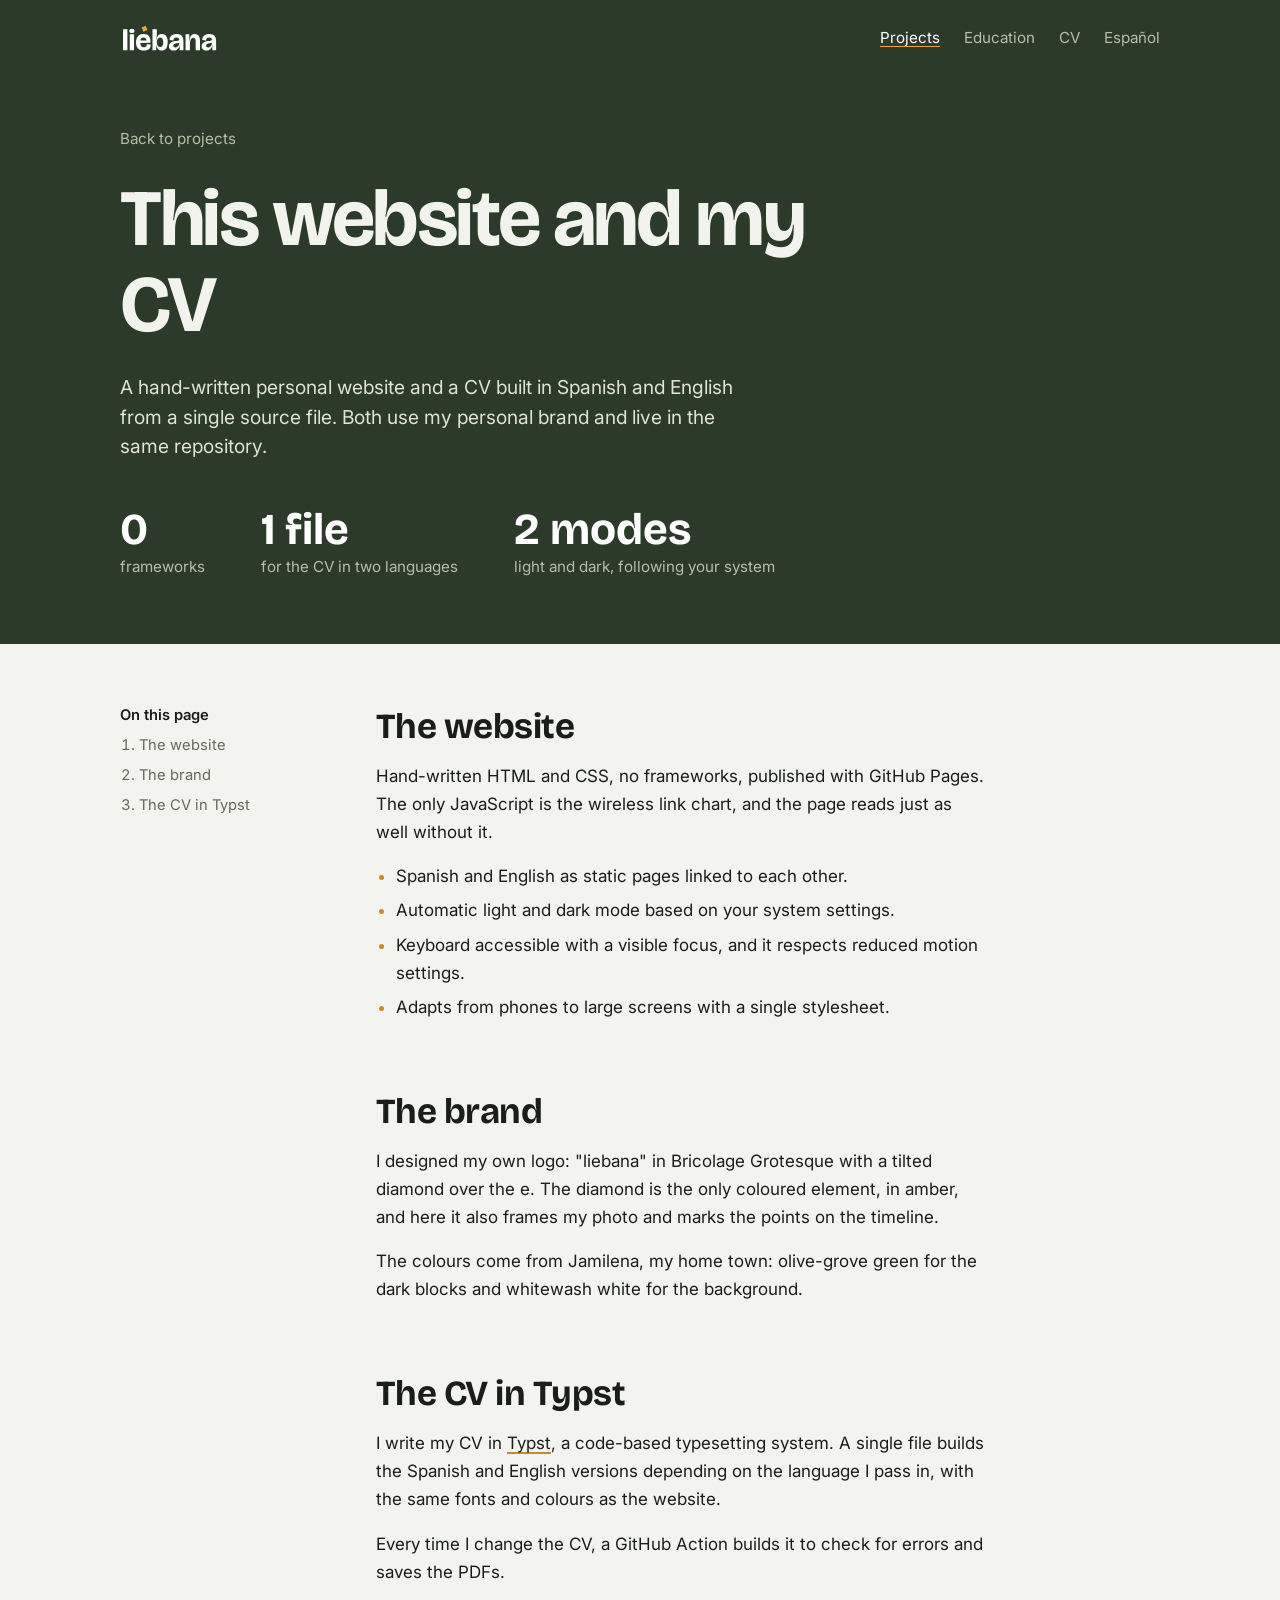
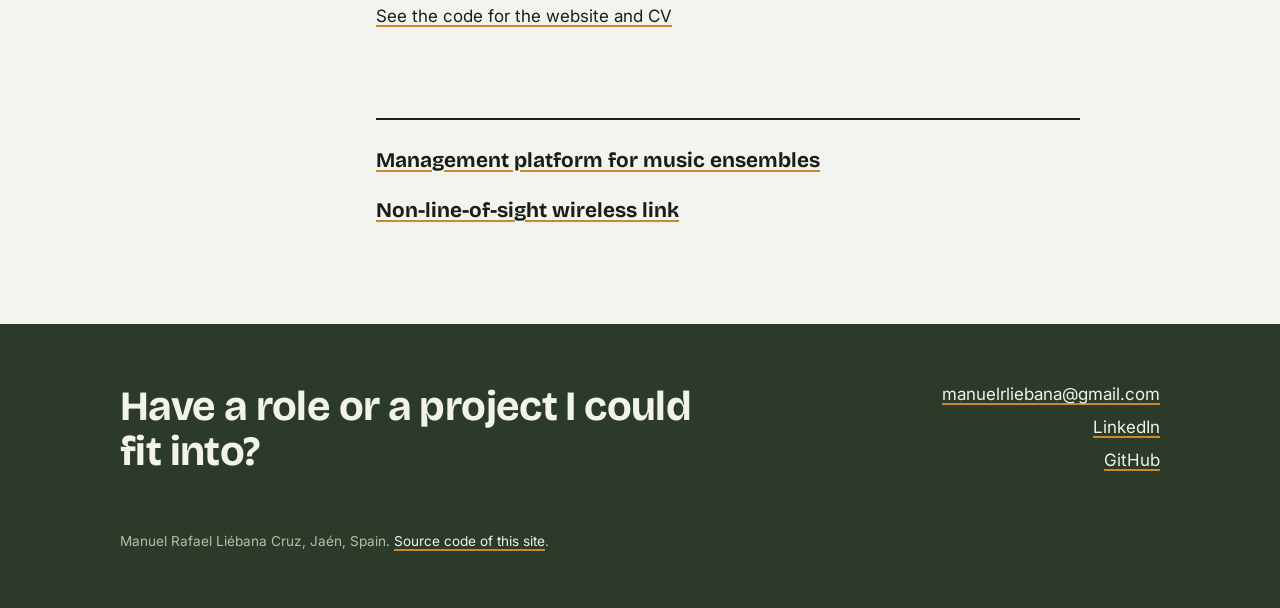
<file: en/projects/this-website/index.html>
<!doctype html>
<html lang="en">
<head>
  <meta charset="utf-8">
  <meta name="viewport" content="width=device-width, initial-scale=1">
  <title>This website and my CV · Manuel R. Liébana</title>
  <meta name="description" content="How my personal website is built: hand-written HTML and CSS, my own personal brand, and a Typst CV built in two languages.">
  <meta property="og:title" content="This website and my CV">
  <meta property="og:description" content="How my personal website is built: hand-written HTML and CSS, my own personal brand, and a Typst CV built in two languages.">
  <meta property="og:image" content="https://manuelrliebana.github.io/assets/og-image.png">
  <link rel="alternate" hreflang="es" href="https://manuelrliebana.github.io/proyectos/esta-web/">
  <link rel="icon" href="../../../assets/favicon.ico" sizes="any">
  <link rel="icon" href="../../../assets/favicon.svg" type="image/svg+xml">
  <link rel="apple-touch-icon" href="../../../assets/apple-touch-icon.png">
  <meta name="theme-color" content="#2c3a2a">
  <link rel="preconnect" href="https://fonts.googleapis.com">
  <link rel="preconnect" href="https://fonts.gstatic.com" crossorigin>
  <link href="https://fonts.googleapis.com/css2?family=Bricolage+Grotesque:opsz,wght@12..96,600..800&family=Inter:wght@400;500;600&display=swap" rel="stylesheet">
  <link rel="stylesheet" href="../../../assets/style.css">
</head>
<body>
<a class="salto" href="#contenido">Skip to content</a>

<header class="oscuro">
  <nav class="nav ancho" aria-label="Main">
    <a class="logo" href="../../" aria-label="Home"><img src="../../../assets/logo-oscuro.svg" alt="liebana" width="657" height="185"></a>
    <ul>
      <li><a href="../../#projects" aria-current="page">Projects</a></li>
      <li><a href="../../#education">Education</a></li>
      <li><a href="../../../cv/CV_ManuelLiebana_EN.pdf">CV</a></li>
      <li><a href="../../../proyectos/esta-web/" lang="es" hreflang="es">Español</a></li>
    </ul>
  </nav>

  <div class="cabecera-proyecto ancho">
    <a class="volver" href="../../#projects">Back to projects</a>
    <h1>This website and my CV</h1>
    <p class="lead">A hand-written personal website and a CV built in Spanish and English from a single source file. Both use my personal brand and live in the same repository.</p>
    <ul class="cifras">
      <li><strong>0</strong><span>frameworks</span></li>
      <li><strong>1 file</strong><span>for the CV in two languages</span></li>
      <li><strong>2 modes</strong><span>light and dark, following your system</span></li>
    </ul>
  </div>
</header>

<main id="contenido" class="ancho">
  <div class="articulo">
    <nav class="indice" aria-labelledby="t-indice">
      <h2 id="t-indice">On this page</h2>
      <ol>
        <li><a href="#site">The website</a></li>
        <li><a href="#brand">The brand</a></li>
        <li><a href="#cv">The CV in Typst</a></li>
      </ol>
    </nav>
    <div class="cuerpo">

      <section id="site">
        <h2>The website</h2>
        <p>Hand-written HTML and CSS, no frameworks, published with GitHub Pages. The only JavaScript is the wireless link chart, and the page reads just as well without it.</p>
        <ul>
          <li>Spanish and English as static pages linked to each other.</li>
          <li>Automatic light and dark mode based on your system settings.</li>
          <li>Keyboard accessible with a visible focus, and it respects reduced motion settings.</li>
          <li>Adapts from phones to large screens with a single stylesheet.</li>
        </ul>
      </section>
      <section id="brand">
        <h2>The brand</h2>
        <p>I designed my own logo: "liebana" in Bricolage Grotesque with a tilted diamond over the e. The diamond is the only coloured element, in amber, and here it also frames my photo and marks the points on the timeline.</p>
        <p>The colours come from Jamilena, my home town: olive-grove green for the dark blocks and whitewash white for the background.</p>
      </section>
      <section id="cv">
        <h2>The CV in Typst</h2>
        <p>I write my CV in <a href="https://typst.app">Typst</a>, a code-based typesetting system. A single file builds the Spanish and English versions depending on the language I pass in, with the same fonts and colours as the website.</p>
        <p>Every time I change the CV, a GitHub Action builds it to check for errors and saves the PDFs.</p>
        <p><a href="https://github.com/manuelrliebana/manuelrliebana.github.io">See the code for the website and CV</a></p>
      </section>
      <div class="siguiente">
        <a href="../tfg/">Management platform for music ensembles</a>
        <a href="../ptp-link/">Non-line-of-sight wireless link</a>
      </div>
    </div>
  </div>
</main>

<footer class="pie">
  <div class="ancho">
    <h2>Have a role or a project I could fit into?</h2>
    <ul>
      <li><a href="mailto:manuelrliebana@gmail.com">manuelrliebana@gmail.com</a></li>
      <li><a href="https://www.linkedin.com/in/manuelrliebana">LinkedIn</a></li>
      <li><a href="https://github.com/manuelrliebana">GitHub</a></li>
    </ul>
    <p class="firma">Manuel Rafael Liébana Cruz, Jaén, Spain. <a href="https://github.com/manuelrliebana/manuelrliebana.github.io">Source code of this site</a>.</p>
  </div>
</footer>
</body>
</html>
</file>
<file: assets/style.css>
/* manuelrliebana.github.io
   Una sola hoja, sin frameworks.
   Marca: Bricolage Grotesque para títulos, Inter para el texto.
   El ámbar solo aparece en el rombo y en detalles, nunca en las letras.
   Paleta inspirada en Jamilena: verde de olivar, blanco de cal y piedra. */

:root {
  --cal: #f3f4ef;        /* fondo claro: blanco de cal, frío, no crema */
  --papel: #ffffff;
  --tinta: #1a1e19;
  --piedra: #63695f;     /* texto secundario */
  --linea: #d9dcd2;
  --olivo: #2c3a2a;      /* bloques oscuros */
  --olivo-2: #3a4a37;
  --hoja: #b5bfa6;       /* texto secundario sobre olivo */
  --ambar: #c98a2e;
  --ambar-claro: #e8a33d;
  --max: 68rem;
  --texto: 38rem;
  --radio: 6px;
}

@media (prefers-color-scheme: dark) {
  :root {
    --cal: #151913;
    --papel: #1c2119;
    --tinta: #e9ebe4;
    --piedra: #a2a99a;
    --linea: #2d3429;
    --olivo: #222c20;
    --olivo-2: #2e3a2b;
    --hoja: #a9b59a;
    --ambar: #e8a33d;
  }
}

*, *::before, *::after { box-sizing: border-box; }

html { -webkit-text-size-adjust: 100%; scroll-behavior: smooth; }

@media (prefers-reduced-motion: reduce) {
  html { scroll-behavior: auto; }
  *, *::before, *::after { transition: none !important; animation: none !important; }
}

body {
  margin: 0;
  background: var(--cal);
  color: var(--tinta);
  font: 400 1.0625rem/1.65 "Inter", system-ui, sans-serif;
}

img { max-width: 100%; display: block; }

a {
  color: inherit;
  text-decoration: underline;
  text-decoration-color: var(--ambar);
  text-decoration-thickness: 1.5px;
  text-underline-offset: 3px;
}
a:hover { text-decoration-thickness: 3px; }

:focus-visible {
  outline: 2px solid var(--ambar);
  outline-offset: 3px;
  border-radius: 2px;
}

h1, h2, h3 {
  font-family: "Bricolage Grotesque", "Inter", sans-serif;
  font-weight: 700;
  line-height: 1.08;
  margin: 0;
  letter-spacing: -0.015em;
}

.ancho { max-width: var(--max); margin: 0 auto; padding: 0 1.5rem; }

.salto {
  position: absolute; left: -999px; top: 0;
  background: var(--papel); padding: .5rem 1rem; z-index: 10;
}
.salto:focus { left: 1rem; top: 1rem; }

/* ---------- Bloque oscuro (cabecera de todas las páginas) ---------- */

.oscuro {
  background: var(--olivo);
  color: #f1f3ec;
}
.oscuro a { text-decoration-color: var(--ambar-claro); }

.nav {
  display: flex;
  align-items: center;
  justify-content: space-between;
  gap: 1rem;
  padding-top: 1.5rem;
  padding-bottom: 1.5rem;
  font-size: .95rem;
}
.nav .logo { line-height: 0; }
.nav .logo img { height: 1.75rem; width: auto; }
.nav ul {
  display: flex; flex-wrap: wrap; gap: .25rem 1.5rem;
  list-style: none; margin: 0; padding: 0;
}
.nav ul a { text-decoration: none; color: var(--hoja); }
.nav ul a:hover, .nav ul a[aria-current] { color: #fff; }
.nav ul a[aria-current] {
  text-decoration: underline;
  text-decoration-color: var(--ambar-claro);
}

/* Portada */
.hero {
  display: grid;
  grid-template-columns: minmax(0, 1fr) auto;
  gap: 3rem;
  align-items: center;
  padding-top: 3.5rem;
  padding-bottom: 5rem;
}
.hero h1 {
  font-size: clamp(3rem, 10vw, 7.25rem);
  font-variation-settings: "opsz" 96;
  letter-spacing: -0.035em;
  line-height: .92;
}
.hero h1 span { display: block; }
.hero .lead {
  max-width: 34rem;
  margin: 2rem 0 0;
  font-size: 1.2rem;
  line-height: 1.55;
  color: #dfe4d6;
}
.hero .acciones {
  display: flex; flex-wrap: wrap; gap: .75rem 1.5rem;
  margin-top: 2rem;
  font-size: 1rem;
}
.boton {
  display: inline-block;
  padding: .7rem 1.25rem;
  background: #f1f3ec;
  color: var(--olivo);
  border-radius: var(--radio);
  font-weight: 600;
  text-decoration: none;
}
.boton:hover { background: #fff; }

/* Foto recortada en el rombo inclinado de la marca */
.rombo-foto {
  --lado: clamp(11rem, 22vw, 17rem);
  width: var(--lado);
  height: var(--lado);
  position: relative;
  transform: rotate(45deg) rotate(10deg);
  border-radius: 14px;
  overflow: hidden;
  outline: 3px solid var(--ambar-claro);
  outline-offset: 10px;
  margin: 2.5rem;
}
.rombo-foto img {
  position: absolute;
  inset: -22%;
  width: 144%;
  height: 144%;
  max-width: none;
  object-fit: cover;
  object-position: 50% 18%;
  transform: rotate(-55deg);
}

/* ---------- Secciones ---------- */

main section { padding: 5rem 0 0; }

.titulo-seccion {
  font-size: clamp(2rem, 4.5vw, 3rem);
  margin-bottom: 2.25rem;
}

/* Proyectos en la portada: filas, no tarjetas iguales */
.proyectos { list-style: none; margin: 0; padding: 0; border-top: 2px solid var(--tinta); }
.proyecto {
  display: grid;
  grid-template-columns: minmax(0, 1.1fr) minmax(0, 1fr);
  gap: 1rem 3rem;
  padding: 2.25rem 0;
  border-bottom: 1px solid var(--linea);
}
.proyecto h3 { font-size: clamp(1.6rem, 3vw, 2.2rem); }
.proyecto h3 a { text-decoration: none; }
.proyecto h3 a:hover { text-decoration: underline; text-decoration-color: var(--ambar); }
.proyecto .dato {
  margin: .9rem 0 0;
  font-family: "Bricolage Grotesque", sans-serif;
  font-size: 1.15rem;
  color: var(--piedra);
}
.proyecto .dato strong { color: var(--tinta); font-weight: 700; }
.proyecto p { margin: 0 0 1rem; max-width: var(--texto); }
.ver { font-weight: 600; }

.etiquetas { display: flex; flex-wrap: wrap; gap: .4rem; list-style: none; margin: 0 0 1.1rem; padding: 0; }
.etiquetas li {
  font-size: .8rem;
  padding: .15rem .6rem;
  border-radius: 999px;
  background: var(--papel);
  border: 1px solid var(--linea);
  color: var(--piedra);
}

.estado {
  display: inline-flex; align-items: center; gap: .45rem;
  font-family: "Inter", sans-serif;
  font-size: .85rem; font-weight: 500;
  letter-spacing: 0;
  color: var(--piedra);
  vertical-align: middle;
}
.estado::before {
  content: "";
  width: .55rem; height: .55rem;
  background: var(--ambar);
  transform: rotate(55deg);
  border-radius: 1px;
}

/* Formación: es una secuencia, así que va como línea de tiempo */
.linea-tiempo { list-style: none; margin: 0; padding: 0; position: relative; }
.linea-tiempo::before {
  content: ""; position: absolute; left: 5.5rem; top: .5rem; bottom: .5rem;
  width: 2px; background: var(--linea);
}
.linea-tiempo li {
  display: grid;
  grid-template-columns: 5.5rem 1fr;
  gap: 0 2rem;
  padding-bottom: 2rem;
  position: relative;
}
.linea-tiempo li::after {
  content: ""; position: absolute; left: calc(5.5rem - .3rem); top: .5rem;
  width: .7rem; height: .7rem; background: var(--cal);
  border: 2px solid var(--piedra); transform: rotate(55deg); border-radius: 1px;
}
.linea-tiempo li.ahora::after { background: var(--ambar); border-color: var(--ambar); }
.linea-tiempo .anio {
  font-family: "Bricolage Grotesque", sans-serif;
  font-weight: 700; font-size: 1.25rem; line-height: 1.5;
}
.linea-tiempo h3 { font-family: "Inter", sans-serif; font-size: 1.05rem; font-weight: 600; letter-spacing: 0; line-height: 1.5; padding-left: 1.75rem; }
.linea-tiempo p { margin: .15rem 0 0; color: var(--piedra); padding-left: 1.75rem; max-width: var(--texto); }

/* Dos columnas: habilidades y fuera del código */
.doble {
  display: grid;
  grid-template-columns: 1fr 1fr;
  gap: 4rem;
}
.habilidades { display: grid; grid-template-columns: max-content 1fr; gap: .6rem 1.5rem; margin: 0; }
.habilidades dt { font-weight: 600; }
.habilidades dd { margin: 0; color: var(--piedra); }
.doble p { margin: 0 0 1rem; max-width: var(--texto); }

/* ---------- Pie ---------- */

.pie {
  margin-top: 6rem;
  background: var(--olivo);
  color: var(--hoja);
  padding: 3.5rem 0;
}
.pie .ancho { display: flex; flex-wrap: wrap; justify-content: space-between; gap: 2rem; align-items: end; }
.pie h2 { color: #f1f3ec; font-size: clamp(1.8rem, 4vw, 2.6rem); max-width: 22ch; }
.pie ul { list-style: none; margin: 0; padding: 0; display: grid; gap: .3rem; text-align: right; }
.pie a { color: #f1f3ec; }
.pie .firma { flex-basis: 100%; margin: 1.5rem 0 0; font-size: .85rem; }

/* ---------- Páginas de proyecto ---------- */

.cabecera-proyecto { padding-top: 3rem; padding-bottom: 4rem; }
.cabecera-proyecto .volver { color: var(--hoja); font-size: .95rem; text-decoration: none; }
.cabecera-proyecto .volver:hover { color: #fff; }
.cabecera-proyecto h1 {
  font-size: clamp(2.5rem, 7vw, 5rem);
  letter-spacing: -0.03em;
  max-width: 16ch;
  margin-top: 1.5rem;
}
.cabecera-proyecto .lead {
  max-width: 40rem; margin: 1.5rem 0 0; font-size: 1.2rem; line-height: 1.55; color: #dfe4d6;
}
.cifras {
  display: flex; flex-wrap: wrap; gap: 1.5rem 3.5rem;
  margin: 2.75rem 0 0; padding: 0; list-style: none;
}
.cifras li { display: grid; }
.cifras strong {
  font-family: "Bricolage Grotesque", sans-serif;
  font-size: clamp(2rem, 4vw, 2.75rem); line-height: 1.1; color: #fff;
}
.cifras span { color: var(--hoja); font-size: .95rem; }

.articulo {
  display: grid;
  grid-template-columns: 13rem minmax(0, 1fr);
  gap: 3rem;
  padding-top: 4rem;
}
.indice { position: sticky; top: 2rem; align-self: start; font-size: .92rem; }
.indice h2 { font-family: "Inter", sans-serif; font-size: .92rem; font-weight: 600; letter-spacing: 0; margin-bottom: .6rem; }
.indice ol { margin: 0; padding-left: 1.2rem; color: var(--piedra); display: grid; gap: .35rem; }
.indice a { text-decoration: none; }
.indice a:hover { text-decoration: underline; text-decoration-color: var(--ambar); }

.cuerpo { max-width: 44rem; }
.cuerpo section { padding: 0 0 3.5rem; }
.cuerpo h2 { font-size: clamp(1.7rem, 3.2vw, 2.2rem); margin-bottom: 1rem; }
.cuerpo h3 { font-size: 1.25rem; margin: 1.75rem 0 .5rem; }
.cuerpo p, .cuerpo li { max-width: var(--texto); }
.cuerpo p { margin: 0 0 1rem; }
.cuerpo ul, .cuerpo ol { padding-left: 1.25rem; margin: 0 0 1rem; }
.cuerpo li { margin-bottom: .4rem; }
.cuerpo li::marker { color: var(--ambar); }

.nota {
  border-left: 3px solid var(--ambar);
  padding: .25rem 0 .25rem 1rem;
  color: var(--piedra);
  font-size: .95rem;
}

.figura {
  margin: 1.75rem 0;
  background: var(--papel);
  border: 1px solid var(--linea);
  border-radius: var(--radio);
  padding: 1.5rem;
}
.figura figcaption { color: var(--piedra); font-size: .9rem; margin-top: 1rem; }
.figura svg { width: 100%; height: auto; display: block; color: var(--tinta); }

table { width: 100%; border-collapse: collapse; font-size: .95rem; margin: 1.25rem 0; }
th, td { text-align: left; padding: .6rem .75rem .6rem 0; border-bottom: 1px solid var(--linea); vertical-align: top; }
th { font-weight: 600; }
td.num, th.num { text-align: right; font-variant-numeric: tabular-nums; }
.tabla { overflow-x: auto; }

/* Gráfica antes/después: la única pieza con JavaScript */
.grafica-controles { display: inline-flex; border: 1px solid var(--linea); border-radius: var(--radio); overflow: hidden; margin-bottom: 1.5rem; }
.grafica-controles button {
  font: inherit; font-size: .92rem; font-weight: 500;
  border: 0; background: transparent; color: var(--piedra);
  padding: .5rem 1rem; cursor: pointer;
}
.grafica-controles button[aria-pressed="true"] { background: var(--tinta); color: var(--cal); }

.barras { display: grid; gap: 1.1rem; margin: 0; padding: 0; list-style: none; }
.barra { display: grid; grid-template-columns: 11rem 1fr 6.5rem; gap: .9rem; align-items: center; }
.barra .etq { font-size: .92rem; }
.barra .pista { display: block; height: 1.6rem; background: var(--cal); border-radius: 3px; overflow: hidden; }
.barra .relleno {
  display: block;
  height: 100%;
  width: var(--v, 0%);
  background: var(--olivo-2);
  transition: width .6s cubic-bezier(.2, .7, .2, 1);
}
.grafica[data-canal="6"] .relleno { background: var(--ambar); }
.barra .valor { white-space: nowrap; font-variant-numeric: tabular-nums; font-weight: 600; text-align: right; }

@media (prefers-color-scheme: dark) {
  .barra .relleno { background: var(--hoja); }
}

.siguiente {
  display: flex; justify-content: space-between; flex-wrap: wrap; gap: 1rem;
  border-top: 2px solid var(--tinta);
  padding-top: 1.5rem; margin-top: 1rem;
}
.siguiente a { font-family: "Bricolage Grotesque", sans-serif; font-size: 1.3rem; font-weight: 700; }

/* ---------- Móvil ---------- */

@media (max-width: 52rem) {
  .hero { grid-template-columns: 1fr; gap: 1rem; padding-top: 1rem; }
  .rombo-foto { --lado: 9rem; margin: 2rem 0 1rem 2.25rem; grid-row: 1; }
  .proyecto { grid-template-columns: 1fr; }
  .doble { grid-template-columns: 1fr; gap: 3rem; }
  .articulo { grid-template-columns: 1fr; gap: 1rem; }
  .indice { position: static; }
  .pie ul { text-align: left; }
}

@media (max-width: 34rem) {
  .nav { flex-direction: column; align-items: flex-start; }
  .linea-tiempo::before { left: 3.75rem; }
  .linea-tiempo li { grid-template-columns: 3.75rem 1fr; }
  .linea-tiempo li::after { left: calc(3.75rem - .3rem); }
  .linea-tiempo .anio { font-size: 1.05rem; }
  .barra { grid-template-columns: 1fr 5.5rem; }
  .barra .etq { grid-column: 1 / -1; }
  .habilidades { grid-template-columns: 1fr; gap: .1rem; }
  .habilidades dd { margin-bottom: .7rem; }
}

@media print {
  .nav, .pie, .indice, .grafica-controles { display: none; }
  .oscuro { background: none; color: #000; }
}

/* Estado dentro de las cifras de cabecera (página del TFG) */
.cifras .estado { font-family: "Bricolage Grotesque", sans-serif; font-size: clamp(1.4rem, 3vw, 1.9rem); font-weight: 700; color: #fff; line-height: 1.45; }
.cifras .estado::before { width: .8rem; height: .8rem; background: var(--ambar-claro); }

/* Capturas reales dentro de las páginas de proyecto */
.captura img { width: 100%; height: auto; border-radius: 4px; border: 1px solid var(--linea); }
</file>
